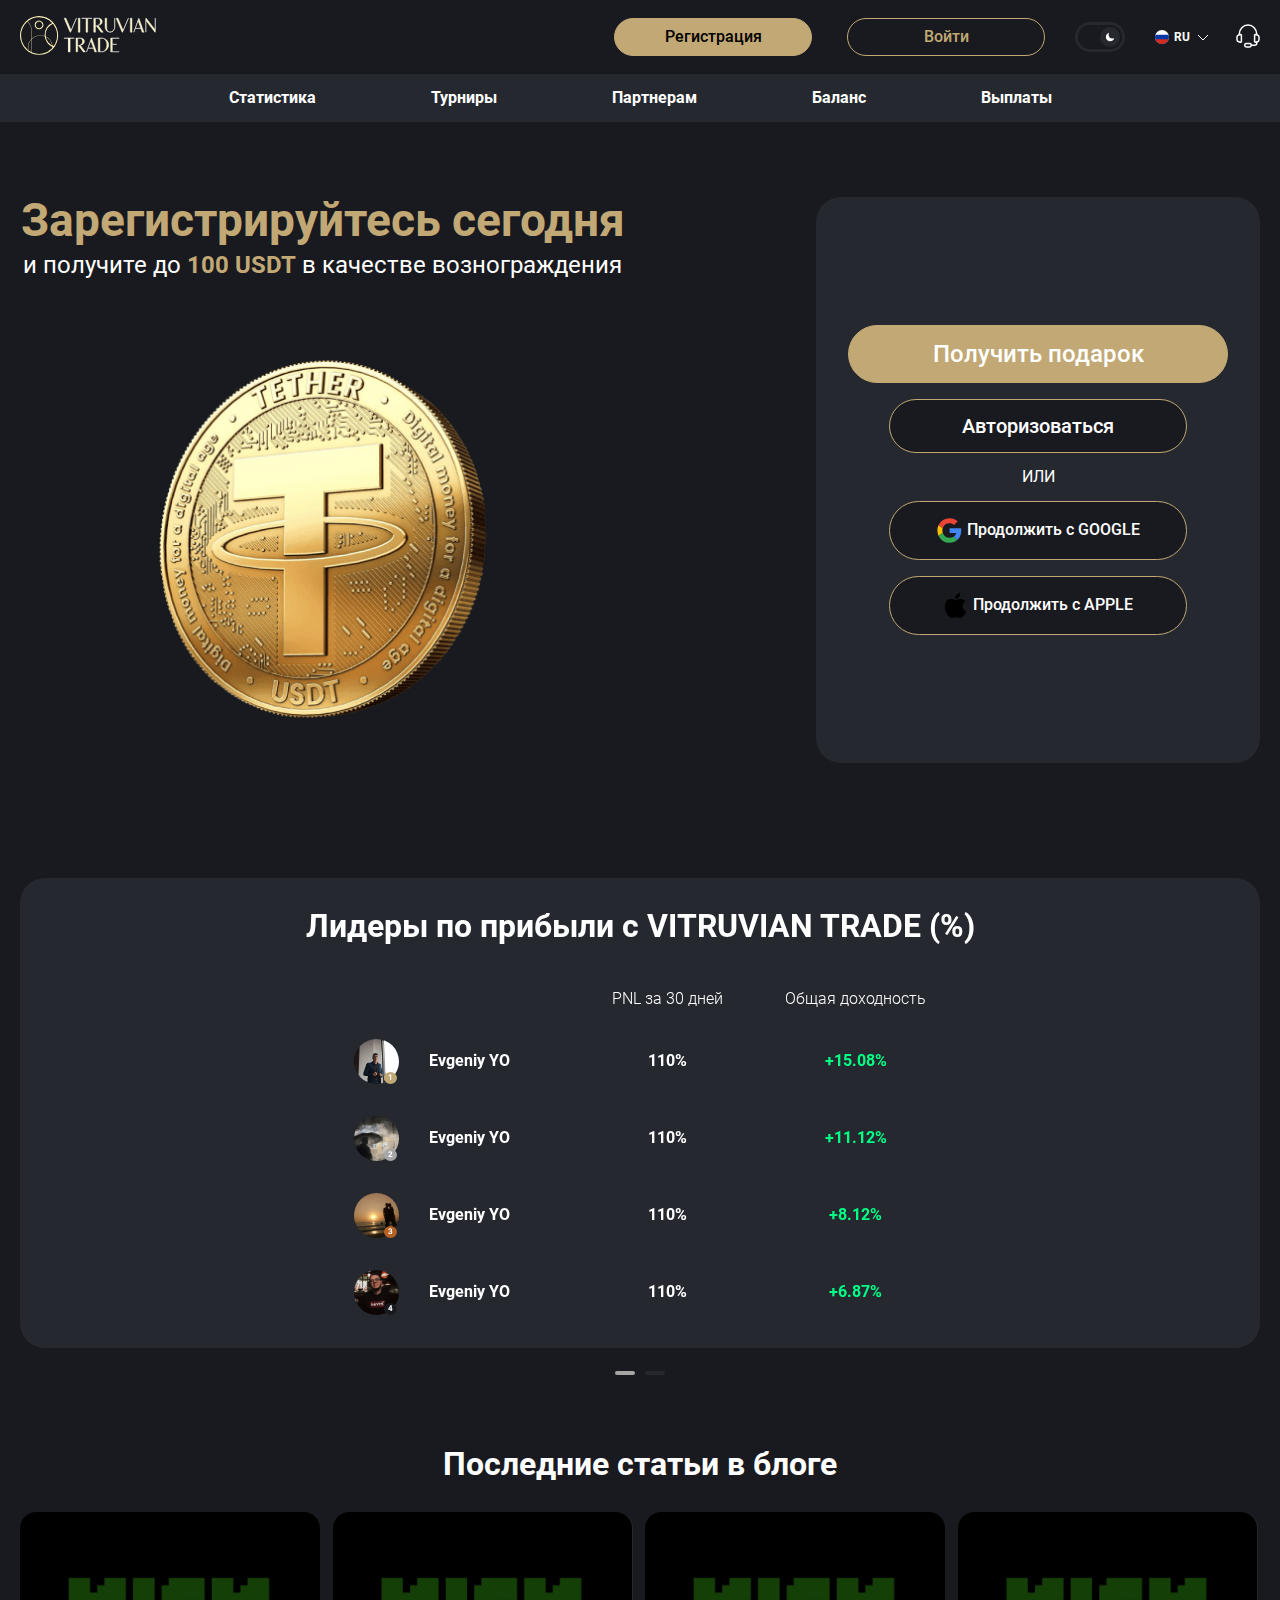
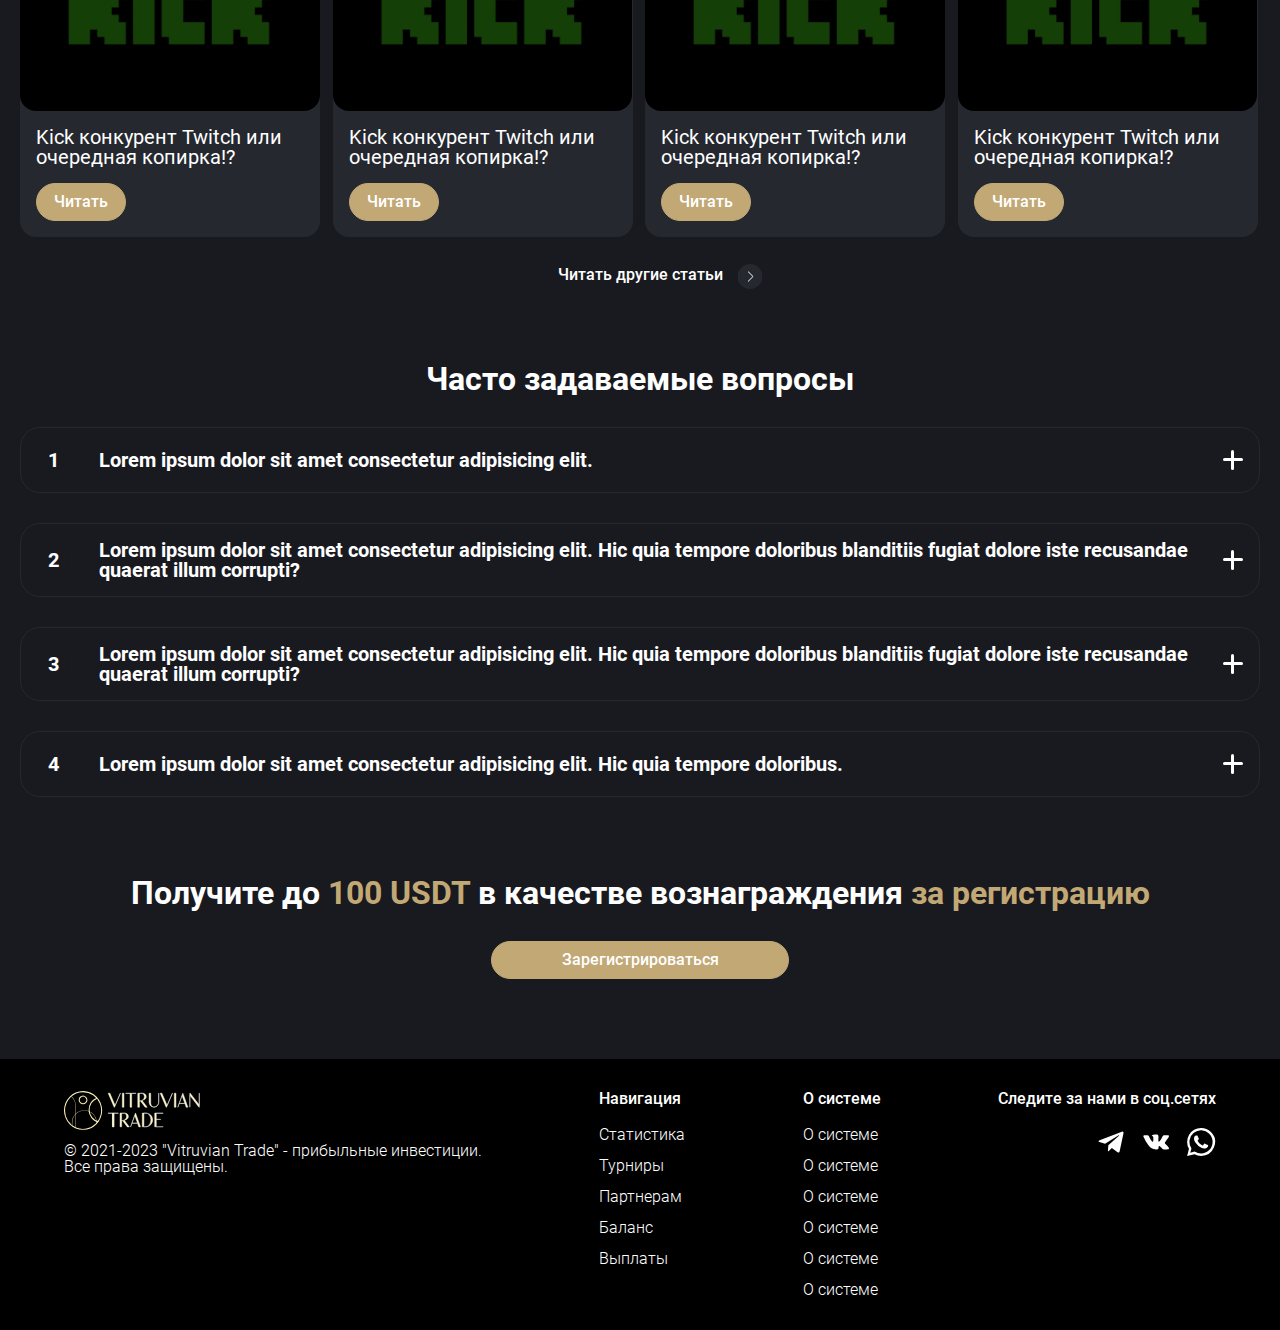
<file: index.html>
<!DOCTYPE html>
<html lang="ru">
  <head>
    <meta charset="UTF-8" />
    <meta name="viewport" content="width=device-width, initial-scale=1.0" />
    <link rel="icon" href="./assets/images/favicon.svg" type="image/svg+xml" />
    <link
      rel="stylesheet"
      href="https://cdn.jsdelivr.net/npm/swiper@11/swiper-bundle.min.css"
    />
    <link rel="stylesheet" href="styles/index.css" />
    <title>Vitruvian Trade</title>
  </head>
  <body>
    <header class="header">
      <div class="header__content wrapper">
        <div class="logo">
          <a href="./index.html" class="logo__link">
            <img src="assets/images/logo.svg" alt="Logo" class="logo__image" />
          </a>
        </div>
        <div class="header-options">
          <!-- <div class="notification">
            <span class="badge notification__badge">1</span>
          </div> -->
          <div class="authorization">
            <a href="#" class="authorization__btn btn btn--primary"
              >Регистрация</a
            >
            <a
              href="./index-auth.html"
              class="authorization__btn btn btn--secondary"
              >Войти</a
            >
          </div>
          <div class="theme-switcher">
            <label class="theme-switcher__box">
              <input type="checkbox" class="theme-switcher__input" checked />
              <span class="theme-switcher__switch"></span>
            </label>
          </div>
          <div class="lang-switcher switcher">
            <div class="lang-switcher__item switcher__item" data-value="Ru">
              <img
                src="assets/images/langs/russian.svg"
                alt="Russian"
                class="lang-switcher__image switcher__image"
              />
              <p class="lang-switcher__text switcher__text">Ru</p>
            </div>
            <img
              src="assets/images/icons/arrow.svg"
              alt="Arrow Down"
              class="lang-switcher__arrow switcher__arrow"
            />
            <div class="lang-switcher__sublist switcher__sublist">
              <div
                class="lang-switcher__item lang-switcher__subitem switcher__item switcher__subitem"
                data-value="Ru"
              >
                <img
                  src="assets/images/langs/russian.svg"
                  alt="Russian"
                  class="lang-switcher__image switcher__image"
                />
                <p class="lang-switcher__text switcher__text">Ru</p>
                <img
                  src="./assets/images/icons/checkmark.png"
                  alt="Checkmark"
                  class="lang-switcher__checkmark switcher__checkmark"
                />
              </div>
              <div
                class="lang-switcher__item lang-switcher__subitem switcher__item switcher__subitem"
                data-value="En"
              >
                <img
                  src="assets/images/langs/english.svg"
                  alt="Russian"
                  class="lang-switcher__image switcher__image"
                />
                <p class="lang-switcher__text switcher__text">En</p>
                <img
                  src="./assets/images/icons/checkmark.png"
                  alt="Checkmark"
                  class="lang-switcher__checkmark switcher__checkmark"
                />
              </div>
              <div
                class="lang-switcher__item lang-switcher__subitem switcher__item switcher__subitem"
                data-value="Cn"
              >
                <img
                  src="assets/images/langs/chinese.svg"
                  alt="Russian"
                  class="lang-switcher__image switcher__image"
                />
                <p class="lang-switcher__text switcher__text">Cn</p>
                <img
                  src="./assets/images/icons/checkmark.png"
                  alt="Checkmark"
                  class="lang-switcher__checkmark switcher__checkmark"
                />
              </div>
            </div>
          </div>
          <div class="support">
            <a href="#" class="support__link">
              <img
                src="assets/images/icons/support.svg"
                alt="Support"
                class="support__icon"
              />
            </a>
          </div>
        </div>
      </div>
      <div class="header__menu">
        <nav class="navigation">
          <a href="./statistic.html" class="navigation__link">Статистика</a>
          <a href="./tournaments.html" class="navigation__link">Турниры</a>
          <a href="#" class="navigation__link">Партнерам</a>
          <a href="#" class="navigation__link">Баланс</a>
          <a href="#" class="navigation__link">Выплаты</a>
        </nav>
        <div class="header__burger">
          <span class="header__burger-line header__burger-line--up"></span>
          <span class="header__burger-line header__burger-line--middle"></span>
          <span class="header__burger-line header__burger-line--down"></span>
        </div>
      </div>
    </header>
    <main class="wrapper">
      <div class="offer">
        <div class="offer-text">
          <p class="offer-text__title text--gold">Зарегистрируйтесь сегодня</p>
          <p class="offer-text__subtitle">
            и получите до <span class="text--gold">100 USDT</span> в качестве
            вознограждения
          </p>
          <img
            src="assets/images/coin.png"
            alt="Coin image"
            class="offer-text__image"
          />
        </div>
        <div class="offer-auth">
          <div class="offer-auth__block">
            <a
              href="#"
              class="offer-auth__btn offer-auth__btn--gift btn btn--primary"
              >Получить подарок</a
            >
            <a
              href="#"
              class="offer-auth__btn offer-auth__btn--auth btn btn--secondary"
              >Авторизоваться</a
            >
            <span class="offer-auth__text">Или</span>
            <a
              href="#"
              class="offer-auth__btn offer-auth__btn--google btn btn--secondary"
            >
              <span
                class="offer-auth__btn-icon offer-auth__btn-icon--google"
              ></span>
              Продолжить с GOOGLE
            </a>
            <a
              href="#"
              class="offer-auth__btn offer-auth__btn--apple btn btn--secondary"
              ><span
                class="offer-auth__btn-icon offer-auth__btn-icon--apple"
              ></span>
              Продолжить с APPLE</a
            >
          </div>
        </div>
      </div>
      <div class="stats">
        <div class="swiper stats-slider">
          <div class="swiper-wrapper stats-slider-wrapper">
            <div class="swiper-slide stats-slider-slide">
              <div class="liders">
                <div class="liders__title title">
                  Лидеры по прибыли с VITRUVIAN TRADE (%)
                </div>
                <table class="table liders__table">
                  <thead class="table__thead">
                    <tr class="table__hline">
                      <th class="table__hrow">&nbsp;</th>
                      <th class="table__hrow">PNL за 30 дней</th>
                      <th class="table__hrow">Общая доходность</th>
                    </tr>
                  </thead>
                  <tbody class="table__tbody">
                    <tr class="table__dline">
                      <td class="table__drow liders__table-lider">
                        <img
                          src="assets/images/liders/person_1.png"
                          alt="Person 1"
                          class="table__image liders__table-image user-image"
                        />
                        <span
                          class="badge table__badge table__badge--one liders__table-badge"
                          >1</span
                        >
                        <span class="table__name liders__table-name"
                          >Evgeniy YO</span
                        >
                      </td>
                      <td class="table__drow">110%</td>
                      <td class="table__drow text--green">+15.08%</td>
                    </tr>
                    <tr class="table__dline">
                      <td class="table__drow liders__table-lider">
                        <img
                          src="assets/images/liders/person_2.png"
                          alt="Person 2"
                          class="table__image liders__table-image user-image"
                        />
                        <span
                          class="badge table__badge table__badge--two liders__table-badge"
                          >2</span
                        >
                        <span class="table__name liders__table-name"
                          >Evgeniy YO</span
                        >
                      </td>
                      <td class="table__drow">110%</td>
                      <td class="table__drow text--green">+11.12%</td>
                    </tr>
                    <tr class="table__dline">
                      <td class="table__drow liders__table-lider">
                        <img
                          src="assets/images/liders/person_3.png"
                          alt="Person 3"
                          class="table__image liders__table-image user-image"
                        />
                        <span
                          class="badge table__badge table__badge--three liders__table-badge"
                          >3</span
                        >
                        <span class="table__name liders__table-name"
                          >Evgeniy YO</span
                        >
                      </td>
                      <td class="table__drow">110%</td>
                      <td class="table__drow text--green">+8.12%</td>
                    </tr>
                    <tr class="table__dline">
                      <td class="table__drow liders__table-lider">
                        <img
                          src="assets/images/liders/person_4.png"
                          alt="Person 4"
                          class="table__image liders__table-image user-image"
                        />
                        <span
                          class="badge table__badge table__badge--four liders__table-badge"
                          >4</span
                        >
                        <span class="table__name liders__table-name"
                          >Evgeniy YO</span
                        >
                      </td>
                      <td class="table__drow">110%</td>
                      <td class="table__drow text--green">+6.87%</td>
                    </tr>
                  </tbody>
                </table>
              </div>
            </div>
            <div class="swiper-slide stats-slider-slide">
              <div class="liders">
                <div class="liders__title title">
                  Лидеры по прибыли с VITRUVIAN TRADE ($)
                </div>
                <table class="table liders__table">
                  <thead class="table__thead">
                    <tr class="table__hline">
                      <th class="table__hrow">&nbsp;</th>
                      <th class="table__hrow">PNL за 30 дней</th>
                      <th class="table__hrow">Общая доходность</th>
                    </tr>
                  </thead>
                  <tbody class="table__tbody">
                    <tr class="table__dline">
                      <td class="table__drow liders__table-lider">
                        <img
                          src="assets/images/liders/person_1.png"
                          alt="Person 1"
                          class="table__image liders__table-image user-image"
                        />
                        <span
                          class="badge table__badge table__badge--one liders__table-badge"
                          >1</span
                        >
                        <span class="table__name liders__table-name"
                          >Evgeniy YO</span
                        >
                      </td>
                      <td class="table__drow">37543,54 $</td>
                      <td class="table__drow text--green">+158$</td>
                    </tr>
                    <tr class="table__dline">
                      <td class="table__drow liders__table-lider">
                        <img
                          src="assets/images/liders/person_2.png"
                          alt="Person 2"
                          class="table__image liders__table-image user-image"
                        />
                        <span
                          class="badge table__badge table__badge--two liders__table-badge"
                          >2</span
                        >
                        <span class="table__name liders__table-name"
                          >Evgeniy YO</span
                        >
                      </td>
                      <td class="table__drow">31543,54 $</td>
                      <td class="table__drow text--green">+158$</td>
                    </tr>
                    <tr class="table__dline">
                      <td class="table__drow liders__table-lider">
                        <img
                          src="assets/images/liders/person_3.png"
                          alt="Person 3"
                          class="table__image liders__table-image user-image"
                        />
                        <span
                          class="badge table__badge table__badge--three liders__table-badge"
                          >3</span
                        >
                        <span class="table__name liders__table-name"
                          >Evgeniy YO</span
                        >
                      </td>
                      <td class="table__drow">27543,54 $</td>
                      <td class="table__drow text--green">+158$</td>
                    </tr>
                    <tr class="table__dline">
                      <td class="table__drow liders__table-lider">
                        <img
                          src="assets/images/liders/person_4.png"
                          alt="Person 4"
                          class="table__image liders__table-image user-image"
                        />
                        <span
                          class="badge table__badge table__badge--four liders__table-badge"
                          >4</span
                        >
                        <span class="table__name liders__table-name"
                          >Evgeniy YO</span
                        >
                      </td>
                      <td class="table__drow">25543,54 $</td>
                      <td class="table__drow text--green">+158$</td>
                    </tr>
                  </tbody>
                </table>
              </div>
            </div>
          </div>
          <div class="swiper-pagination stats-slider-pagination"></div>
        </div>
      </div>
      <div class="blog">
        <div class="blog__title title">Последние статьи в блоге</div>
        <div class="swiper blog-slider">
          <div class="swiper-wrapper blog-slider-wrapper">
            <div class="swiper-slide blog-slider-slide">
              <div class="blog__item">
                <img
                  src="assets/images/blog_poster.png"
                  alt="Blog poster"
                  class="blog__item-image"
                />
                <p class="blog__item-title">
                  Kick конкурент Twitch или очередная копирка!?
                </p>
                <a href="#" class="blog__item-link btn btn--primary">Читать</a>
              </div>
            </div>
            <div class="swiper-slide blog-slider-slide">
              <div class="blog__item">
                <img
                  src="assets/images/blog_poster.png"
                  alt="Blog poster"
                  class="blog__item-image"
                />
                <p class="blog__item-title">
                  Kick конкурент Twitch или очередная копирка!?
                </p>
                <a href="#" class="blog__item-link btn btn--primary">Читать</a>
              </div>
            </div>
            <div class="swiper-slide blog-slider-slide">
              <div class="blog__item">
                <img
                  src="assets/images/blog_poster.png"
                  alt="Blog poster"
                  class="blog__item-image"
                />
                <p class="blog__item-title">
                  Kick конкурент Twitch или очередная копирка!?
                </p>
                <a href="#" class="blog__item-link btn btn--primary">Читать</a>
              </div>
            </div>
            <div class="swiper-slide blog-slider-slide">
              <div class="blog__item">
                <img
                  src="assets/images/blog_poster.png"
                  alt="Blog poster"
                  class="blog__item-image"
                />
                <p class="blog__item-title">
                  Kick конкурент Twitch или очередная копирка!?
                </p>
                <a href="#" class="blog__item-link btn btn--primary">Читать</a>
              </div>
            </div>
          </div>
        </div>
        <div class="blog__list"></div>
        <a href="#" class="blog__link">Читать другие статьи</a>
      </div>
      <div class="faq">
        <p class="faq__title title">Часто задаваемые вопросы</p>
        <div class="faq__list">
          <div class="faq__item">
            <div class="faq__question">
              <span class="faq__badge">1</span>
              <p class="faq__title">
                Lorem ipsum dolor sit amet consectetur adipisicing elit.
              </p>
              <div class="faq__btn">
                <span class="faq__btn-line faq__btn-line--horizontal"></span>
                <span class="faq__btn-line faq__btn-line--vertical"></span>
              </div>
            </div>
            <div class="faq__answer">
              <p class="faq__text">
                Lorem, ipsum dolor sit amet consectetur adipisicing elit. Autem
                quidem sed aperiam odio adipisci a quo iusto consequuntur
                voluptates et voluptatibus explicabo quod sapiente, dolores sunt
                suscipit natus nulla dolorem.
              </p>
            </div>
          </div>
          <div class="faq__item">
            <div class="faq__question">
              <span class="faq__badge">2</span>
              <p class="faq__title">
                Lorem ipsum dolor sit amet consectetur adipisicing elit. Hic
                quia tempore doloribus blanditiis fugiat dolore iste recusandae
                quaerat illum corrupti?
              </p>
              <div class="faq__btn">
                <span class="faq__btn-line faq__btn-line--horizontal"></span>
                <span class="faq__btn-line faq__btn-line--vertical"></span>
              </div>
            </div>
            <div class="faq__answer">
              <p class="faq__text">
                Lorem, ipsum dolor sit amet consectetur adipisicing elit. Autem
                quidem sed aperiam odio adipisci a quo iusto consequuntur
                voluptates et voluptatibus explicabo quod sapiente, dolores sunt
                suscipit natus nulla dolorem. Lorem ipsum dolor sit amet
                consectetur adipisicing elit. Reprehenderit eaque, rem
                consequuntur consectetur dolore quaerat quisquam sed aperiam
                eius blanditiis perspiciatis, a ipsam facilis fugiat ullam
                maxime, quam vel dignissimos.
              </p>
            </div>
          </div>
          <div class="faq__item">
            <div class="faq__question">
              <span class="faq__badge">3</span>
              <p class="faq__title">
                Lorem ipsum dolor sit amet consectetur adipisicing elit. Hic
                quia tempore doloribus blanditiis fugiat dolore iste recusandae
                quaerat illum corrupti?
              </p>
              <div class="faq__btn">
                <span class="faq__btn-line faq__btn-line--horizontal"></span>
                <span class="faq__btn-line faq__btn-line--vertical"></span>
              </div>
            </div>
            <div class="faq__answer">
              <p class="faq__text">
                Lorem, ipsum dolor sit amet consectetur adipisicing elit. Autem
                quidem sed aperiam odio adipisci a quo iusto consequuntur
                voluptates et voluptatibus explicabo quod sapiente, dolores sunt
                suscipit natus nulla dolorem. Lorem ipsum dolor sit amet
                consectetur adipisicing elit.
              </p>
            </div>
          </div>
          <div class="faq__item">
            <div class="faq__question">
              <span class="faq__badge">4</span>
              <p class="faq__title">
                Lorem ipsum dolor sit amet consectetur adipisicing elit. Hic
                quia tempore doloribus.
              </p>
              <div class="faq__btn">
                <span class="faq__btn-line faq__btn-line--horizontal"></span>
                <span class="faq__btn-line faq__btn-line--vertical"></span>
              </div>
            </div>
            <div class="faq__answer">
              <p class="faq__text">
                Lorem, ipsum dolor sit amet consectetur adipisicing elit. Autem
                quidem sed aperiam odio adipisci a quo iusto consequuntur
                voluptates et voluptatibus explicabo quod sapiente, dolores sunt
                suscipit natus nulla dolorem. Lorem ipsum dolor sit amet
                consectetur adipisicing elit. Reprehenderit eaque, rem
                consequuntur consectetur dolore quaerat quisquam sed aperiam
                eius blanditiis perspiciatis, a ipsam facilis fugiat ullam
                maxime, quam vel dignissimos.
              </p>
            </div>
          </div>
        </div>
      </div>
      <div class="banner">
        <p class="banner__title title">
          Получите до <span class="text--gold">100 USDT</span> в качестве
          вознаграждения
          <span class="text--gold">за регистрацию</span>
        </p>
        <a href="#" class="banner__link btn btn--primary">Зарегистрироваться</a>
      </div>
    </main>
    <footer class="footer">
      <div class="footer__copyright">
        <a href="./index.html" class="logo__link">
          <img src="assets/images/logo.svg" alt="Logo" class="logo__image" />
        </a>
        <p class="footer__copyright-text">
          © 2021-2023 "Vitruvian Trade" - прибыльные инвестиции.
        </p>
        <p class="footer__copyright-text">Все права защищены.</p>
      </div>
      <div class="footer__menu">
        <p class="footer__menu-title">
          Навигация
          <img
            src="./assets/images/icons/arrow.svg"
            alt="Arrow"
            class="footer__menu-title-arrow"
          />
        </p>
        <div class="footer__submenu">
          <a href="./statistic.html" class="footer__menu-link">Статистика</a>
          <a href="./tournaments.html" class="footer__menu-link">Турниры</a>
          <a href="#" class="footer__menu-link">Партнерам</a>
          <a href="#" class="footer__menu-link">Баланс</a>
          <a href="#" class="footer__menu-link">Выплаты</a>
        </div>
      </div>
      <div class="footer__menu">
        <p class="footer__menu-title">
          О системе
          <img
            src="./assets/images/icons/arrow.svg"
            alt="Arrow"
            class="footer__menu-title-arrow"
          />
        </p>
        <div class="footer__submenu">
          <a href="./statistic.html" class="footer__menu-link">О системе</a>
          <a href="#" class="footer__menu-link">О системе</a>
          <a href="#" class="footer__menu-link">О системе</a>
          <a href="#" class="footer__menu-link">О системе</a>
          <a href="#" class="footer__menu-link">О системе</a>
          <a href="#" class="footer__menu-link">О системе</a>
        </div>
      </div>
      <div class="footer__menu">
        <p class="footer__menu-title">Следите за нами в соц.сетях</p>
        <div class="footer__contacts">
          <a href="#" class="footer__contacts-link">
            <img
              src="assets/images/icons/telegram.svg"
              alt="Telegram"
              class="footer__contacts-image"
            />
          </a>
          <a href="#" class="footer__contacts-link">
            <img
              src="assets/images/icons/vk.svg"
              alt="Telegram"
              class="footer__contacts-image"
            />
          </a>
          <a href="#" class="footer__contacts-link">
            <img
              src="assets/images/icons/whatsapp.svg"
              alt="Telegram"
              class="footer__contacts-image"
            />
          </a>
        </div>
      </div>
    </footer>

    <div class="mobmenu">
      <div class="mobmenu__wrapper">
        <span class="mobmenu__close"></span>
        <div class="mobmenu__item">
          <a href="./statistic.html" class="mobmenu__link">
            <img
              src="./assets/images/icons/stats.svg"
              alt="Statistic icon"
              class="mobmenu__image"
            />
            Статистика
          </a>
        </div>
        <div class="mobmenu__item">
          <a href="./tournaments.html" class="mobmenu__link">
            <img
              src="./assets/images/icons/tournament.svg"
              alt="Statistic icon"
              class="mobmenu__image"
            />
            Турниры
          </a>
        </div>
        <div class="mobmenu__item">
          <a href="#" class="mobmenu__link">
            <img
              src="./assets/images/icons/balance.svg"
              alt="Statistic icon"
              class="mobmenu__image"
            />
            Баланс
          </a>
        </div>
        <div class="mobmenu__item">
          <a href="#" class="mobmenu__link">
            <img
              src="./assets/images/icons/partners.svg"
              alt="Statistic icon"
              class="mobmenu__image"
            />
            Партнерам
          </a>
        </div>
        <div class="mobmenu__item">
          <a href="#" class="mobmenu__link">
            <img
              src="./assets/images/icons/money.svg"
              alt="Statistic icon"
              class="mobmenu__image"
            />
            Выплаты
          </a>
        </div>
      </div>
    </div>

    <script src="https://cdn.jsdelivr.net/npm/swiper@11/swiper-bundle.min.js"></script>
    <script src="./scripts/index.js" type="module"></script>
  </body>
</html>
</file>
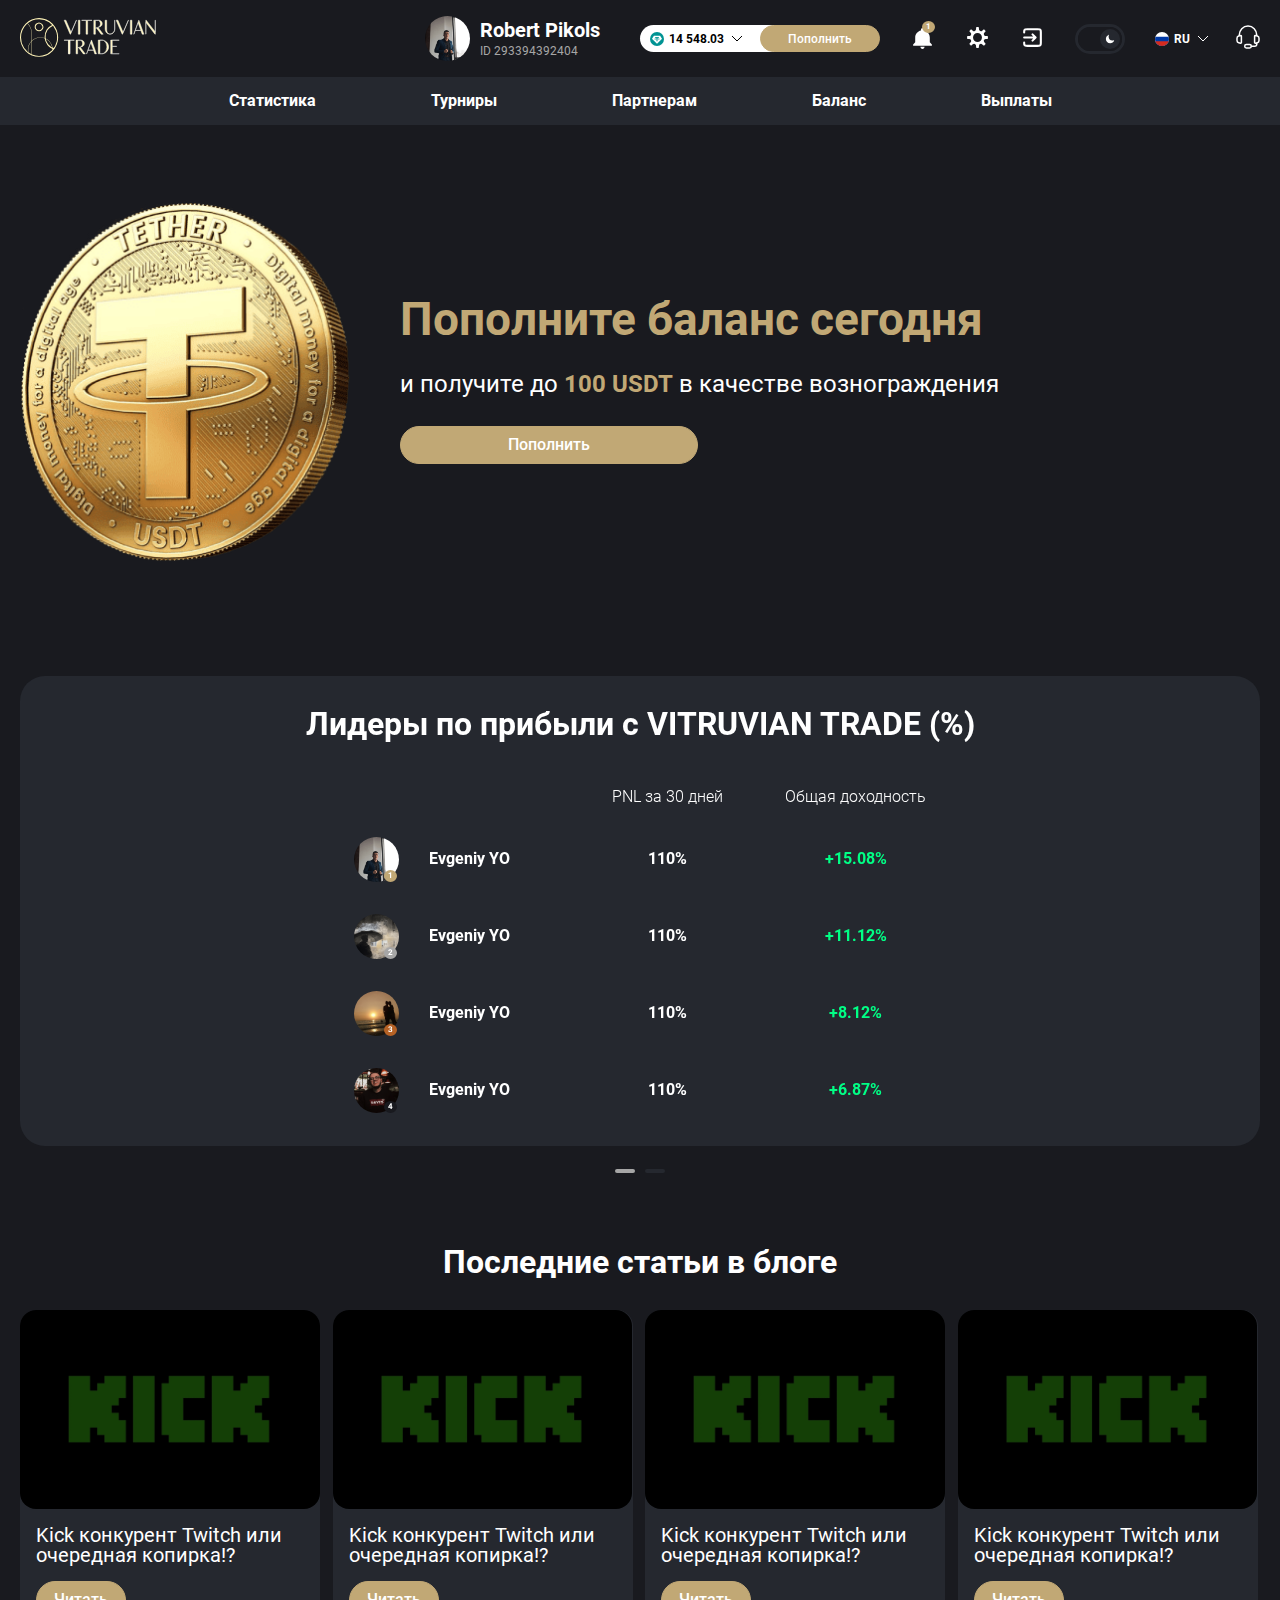
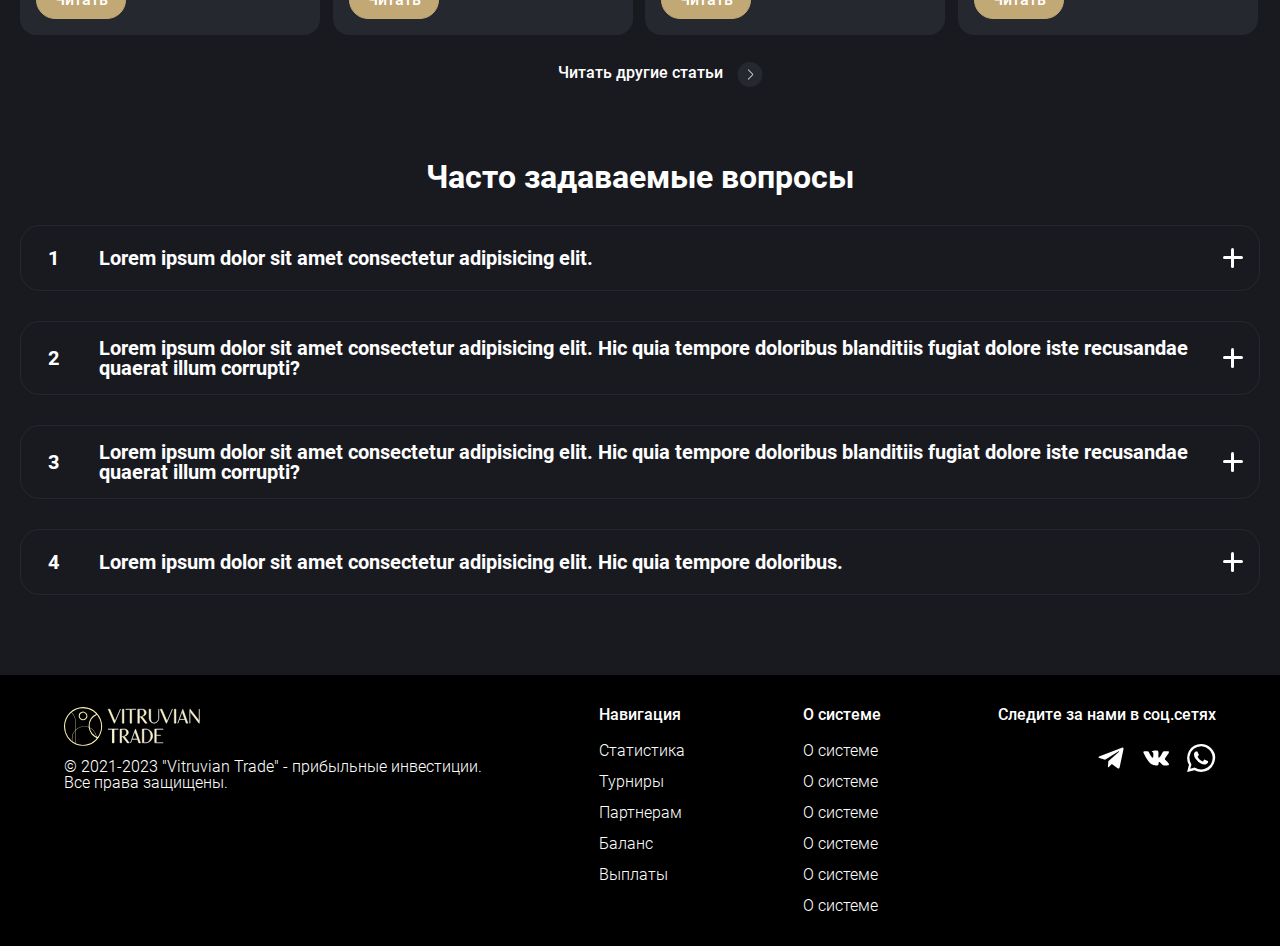
<file: index-auth.html>
<!DOCTYPE html>
<html lang="ru">
  <head>
    <meta charset="UTF-8" />
    <meta name="viewport" content="width=device-width, initial-scale=1.0" />
    <link rel="icon" href="./assets/images/favicon.svg" type="image/svg+xml" />
    <link
      rel="stylesheet"
      href="https://cdn.jsdelivr.net/npm/swiper@11/swiper-bundle.min.css"
    />
    <link rel="stylesheet" href="styles/index.css" />
    <title>Vitruvian Trade</title>
  </head>
  <body>
    <header class="header">
      <div class="header__content wrapper">
        <div class="logo">
          <a href="./index.html" class="logo__link">
            <img src="assets/images/logo.svg" alt="Logo" class="logo__image" />
          </a>
        </div>
        <div class="header-options">
          <div class="header-user">
            <img
              src="./assets/images/liders/person_1.png"
              alt="User Photo"
              class="header-user__image user-image"
            />
            <div class="header-user__info">
              <p class="header-user__name user-name">Robert Pikols</p>
              <p class="header-user__id">ID 293394392404</p>
            </div>
            <div class="header-user__account">
              <div class="accounts-switcher switcher">
                <span class="header-user__decor"></span>
                <div class="accounts-switcher__list switcher-list">
                  <div
                    class="accounts-switcher__item switcher__item"
                    data-value="14 548.03"
                  >
                    <img
                      src="assets/images/icons/tether.png"
                      alt="Tether"
                      class="accounts-switcher__image switcher__image"
                    />
                    <p class="accounts-switcher__text switcher__text">
                      14 548.03
                    </p>
                  </div>
                </div>
                <img
                  src="assets/images/icons/arrow--black.svg"
                  alt="Arrow Down"
                  class="accounts-switcher__arrow switcher__arrow"
                />
                <div class="accounts-switcher__sublist switcher__sublist">
                  <div
                    class="accounts-switcher__item accounts-switcher__subitem switcher__item switcher__subitem"
                    data-value="14 548.03"
                  >
                    <img
                      src="assets/images/icons/tether.png"
                      alt="Tether"
                      class="accounts-switcher__image switcher__image"
                    />
                    <p class="accounts-switcher__text switcher__text">
                      14 548.03
                    </p>
                    <img
                      src="./assets/images/icons/checkmark.png"
                      alt="Checkmark"
                      class="accounts-switcher__checkmark switcher__checkmark"
                    />
                  </div>
                  <div
                    class="accounts-switcher__item accounts-switcher__subitem switcher__item switcher__subitem"
                    data-value="0.58900"
                  >
                    <img
                      src="assets/images/icons/bitcoin.svg"
                      alt="Russian"
                      class="accounts-switcher__image switcher__image"
                    />
                    <p class="accounts-switcher__text switcher__text">
                      0.58900
                    </p>
                    <img
                      src="./assets/images/icons/checkmark.png"
                      alt="Checkmark"
                      class="accounts-switcher__checkmark switcher__checkmark"
                    />
                  </div>
                  <div
                    class="accounts-switcher__item accounts-switcher__subitem switcher__item switcher__subitem"
                    data-value="2 390.05"
                  >
                    <img
                      src="assets/images/icons/solana.png"
                      alt="Russian"
                      class="accounts-switcher__image switcher__image"
                    />
                    <p class="accounts-switcher__text switcher__text">
                      2 390.05
                    </p>
                    <img
                      src="./assets/images/icons/checkmark.png"
                      alt="Checkmark"
                      class="accounts-switcher__checkmark switcher__checkmark"
                    />
                  </div>
                </div>
              </div>
              <a href="#" class="header-user__link btn btn--primary"
                >Пополнить</a
              >
            </div>
          </div>
          <div class="notification">
            <span class="badge notification__badge">1</span>
          </div>
          <div class="settings">
            <a href="#" class="settings__link">
              <img src="./assets/images/icons/settings.svg" alt="Settings" />
            </a>
          </div>
          <div class="exit">
            <a href="./index.html" class="exit__link">
              <img src="./assets/images/icons/exit.svg" alt="Settings" />
            </a>
          </div>
          <!-- <div class="authorization">
            <a href="#" class="authorization__btn btn btn--primary"
              >Регистрация</a
            >
            <a
              href="./index-auth.html"
              class="authorization__btn btn btn--secondary"
              >Войти</a
            >
          </div> -->
          <div class="theme-switcher">
            <label class="theme-switcher__box">
              <input type="checkbox" class="theme-switcher__input" checked />
              <span class="theme-switcher__switch"></span>
            </label>
          </div>
          <div class="lang-switcher switcher">
            <div class="lang-switcher__list switcher-list">
              <div class="lang-switcher__item switcher__item" data-value="Ru">
                <img
                  src="assets/images/langs/russian.svg"
                  alt="Russian"
                  class="lang-switcher__image switcher__image"
                />
                <p class="lang-switcher__text switcher__text">Ru</p>
              </div>
            </div>
            <img
              src="assets/images/icons/arrow.svg"
              alt="Arrow Down"
              class="lang-switcher__arrow switcher__arrow"
            />
            <div class="lang-switcher__sublist switcher__sublist">
              <div
                class="lang-switcher__item lang-switcher__subitem switcher__item switcher__subitem"
                data-value="Ru"
              >
                <img
                  src="assets/images/langs/russian.svg"
                  alt="Russian"
                  class="lang-switcher__image switcher__image"
                />
                <p class="lang-switcher__text switcher__text">Ru</p>
                <img
                  src="./assets/images/icons/checkmark.png"
                  alt="Checkmark"
                  class="lang-switcher__checkmark switcher__checkmark"
                />
              </div>
              <div
                class="lang-switcher__item lang-switcher__subitem switcher__item switcher__subitem"
                data-value="En"
              >
                <img
                  src="assets/images/langs/english.svg"
                  alt="Russian"
                  class="lang-switcher__image switcher__image"
                />
                <p class="lang-switcher__text switcher__text">En</p>
                <img
                  src="./assets/images/icons/checkmark.png"
                  alt="Checkmark"
                  class="lang-switcher__checkmark switcher__checkmark"
                />
              </div>
              <div
                class="lang-switcher__item lang-switcher__subitem switcher__item switcher__subitem"
                data-value="Cn"
              >
                <img
                  src="assets/images/langs/chinese.svg"
                  alt="Russian"
                  class="lang-switcher__image switcher__image"
                />
                <p class="lang-switcher__text switcher__text">Cn</p>
                <img
                  src="./assets/images/icons/checkmark.png"
                  alt="Checkmark"
                  class="lang-switcher__checkmark switcher__checkmark"
                />
              </div>
            </div>
          </div>
          <div class="support">
            <a href="#" class="support__link">
              <img
                src="assets/images/icons/support.svg"
                alt="Support"
                class="support__icon"
              />
            </a>
          </div>
        </div>
      </div>
      <div class="header__menu">
        <nav class="navigation">
          <a href="./statistic.html" class="navigation__link">Статистика</a>
          <a href="./tournaments.html" class="navigation__link">Турниры</a>
          <a href="#" class="navigation__link">Партнерам</a>
          <a href="#" class="navigation__link">Баланс</a>
          <a href="#" class="navigation__link">Выплаты</a>
        </nav>
        <div class="header__burger">
          <span class="header__burger-line header__burger-line--up"></span>
          <span class="header__burger-line header__burger-line--middle"></span>
          <span class="header__burger-line header__burger-line--down"></span>
        </div>
      </div>
    </header>
    <main class="wrapper main-auth">
      <div class="offer">
        <div class="offer-text">
          <p class="offer-text__title text--gold">Пополните баланс сегодня</p>
          <p class="offer-text__subtitle">
            и получите до <span class="text--gold">100 USDT</span> в качестве
            вознограждения
          </p>
          <a href="#" class="offer-text__link btn btn--primary">Пополнить</a>
        </div>
        <img
          src="assets/images/coin.png"
          alt="Coin image"
          class="offer-text__image"
        />
        <!-- <div class="offer-auth">
          <div class="offer-auth__block">
            <a
              href="#"
              class="offer-auth__btn offer-auth__btn--gift btn btn--primary"
              >Получить подарок</a
            >
            <a
              href="#"
              class="offer-auth__btn offer-auth__btn--auth btn btn--secondary"
              >Авторизоваться</a
            >
            <span class="offer-auth__text">Или</span>
            <a
              href="#"
              class="offer-auth__btn offer-auth__btn--google btn btn--secondary"
            >
              <span
                class="offer-auth__btn-icon offer-auth__btn-icon--google"
              ></span>
              Продолжить с GOOGLE
            </a>
            <a
              href="#"
              class="offer-auth__btn offer-auth__btn--apple btn btn--secondary"
              ><span
                class="offer-auth__btn-icon offer-auth__btn-icon--apple"
              ></span>
              Продолжить с APPLE</a
            >
          </div>
        </div> -->
      </div>
      <div class="stats">
        <div class="swiper stats-slider">
          <div class="swiper-wrapper stats-slider-wrapper">
            <div class="swiper-slide stats-slider-slide">
              <div class="liders">
                <div class="liders__title title">
                  Лидеры по прибыли с VITRUVIAN TRADE (%)
                </div>
                <table class="table liders__table">
                  <thead class="table__thead">
                    <tr class="table__hline">
                      <th class="table__hrow">&nbsp;</th>
                      <th class="table__hrow">PNL за 30 дней</th>
                      <th class="table__hrow">Общая доходность</th>
                    </tr>
                  </thead>
                  <tbody class="table__tbody">
                    <tr class="table__dline">
                      <td class="table__drow liders__table-lider">
                        <img
                          src="assets/images/liders/person_1.png"
                          alt="Person 1"
                          class="table__image liders__table-image user-image"
                        />
                        <span
                          class="badge table__badge table__badge--one liders__table-badge"
                          >1</span
                        >
                        <span class="table__name liders__table-name"
                          >Evgeniy YO</span
                        >
                      </td>
                      <td class="table__drow">110%</td>
                      <td class="table__drow text--green">+15.08%</td>
                    </tr>
                    <tr class="table__dline">
                      <td class="table__drow liders__table-lider">
                        <img
                          src="assets/images/liders/person_2.png"
                          alt="Person 2"
                          class="table__image liders__table-image user-image"
                        />
                        <span
                          class="badge table__badge table__badge--two liders__table-badge"
                          >2</span
                        >
                        <span class="table__name liders__table-name"
                          >Evgeniy YO</span
                        >
                      </td>
                      <td class="table__drow">110%</td>
                      <td class="table__drow text--green">+11.12%</td>
                    </tr>
                    <tr class="table__dline">
                      <td class="table__drow liders__table-lider">
                        <img
                          src="assets/images/liders/person_3.png"
                          alt="Person 3"
                          class="table__image liders__table-image user-image"
                        />
                        <span
                          class="badge table__badge table__badge--three liders__table-badge"
                          >3</span
                        >
                        <span class="table__name liders__table-name"
                          >Evgeniy YO</span
                        >
                      </td>
                      <td class="table__drow">110%</td>
                      <td class="table__drow text--green">+8.12%</td>
                    </tr>
                    <tr class="table__dline">
                      <td class="table__drow liders__table-lider">
                        <img
                          src="assets/images/liders/person_4.png"
                          alt="Person 4"
                          class="table__image liders__table-image user-image"
                        />
                        <span
                          class="badge table__badge table__badge--four liders__table-badge"
                          >4</span
                        >
                        <span class="table__name liders__table-name"
                          >Evgeniy YO</span
                        >
                      </td>
                      <td class="table__drow">110%</td>
                      <td class="table__drow text--green">+6.87%</td>
                    </tr>
                  </tbody>
                </table>
              </div>
            </div>
            <div class="swiper-slide stats-slider-slide">
              <div class="liders">
                <div class="liders__title title">
                  Лидеры по прибыли с VITRUVIAN TRADE ($)
                </div>
                <table class="table liders__table">
                  <thead class="table__thead">
                    <tr class="table__hline">
                      <th class="table__hrow">&nbsp;</th>
                      <th class="table__hrow">PNL за 30 дней</th>
                      <th class="table__hrow">Общая доходность</th>
                    </tr>
                  </thead>
                  <tbody class="table__tbody">
                    <tr class="table__dline">
                      <td class="table__drow liders__table-lider">
                        <img
                          src="assets/images/liders/person_1.png"
                          alt="Person 1"
                          class="table__image liders__table-image user-image"
                        />
                        <span
                          class="badge table__badge table__badge--one liders__table-badge"
                          >1</span
                        >
                        <span class="table__name liders__table-name"
                          >Evgeniy YO</span
                        >
                      </td>
                      <td class="table__drow">37543,54 $</td>
                      <td class="table__drow text--green">+158$</td>
                    </tr>
                    <tr class="table__dline">
                      <td class="table__drow liders__table-lider">
                        <img
                          src="assets/images/liders/person_2.png"
                          alt="Person 2"
                          class="table__image liders__table-image user-image"
                        />
                        <span
                          class="badge table__badge table__badge--two liders__table-badge"
                          >2</span
                        >
                        <span class="table__name liders__table-name"
                          >Evgeniy YO</span
                        >
                      </td>
                      <td class="table__drow">31543,54 $</td>
                      <td class="table__drow text--green">+158$</td>
                    </tr>
                    <tr class="table__dline">
                      <td class="table__drow liders__table-lider">
                        <img
                          src="assets/images/liders/person_3.png"
                          alt="Person 3"
                          class="table__image liders__table-image user-image"
                        />
                        <span
                          class="badge table__badge table__badge--three liders__table-badge"
                          >3</span
                        >
                        <span class="table__name liders__table-name"
                          >Evgeniy YO</span
                        >
                      </td>
                      <td class="table__drow">27543,54 $</td>
                      <td class="table__drow text--green">+158$</td>
                    </tr>
                    <tr class="table__dline">
                      <td class="table__drow liders__table-lider">
                        <img
                          src="assets/images/liders/person_4.png"
                          alt="Person 4"
                          class="table__image liders__table-image user-image"
                        />
                        <span
                          class="badge table__badge table__badge--four liders__table-badge"
                          >4</span
                        >
                        <span class="table__name liders__table-name"
                          >Evgeniy YO</span
                        >
                      </td>
                      <td class="table__drow">25543,54 $</td>
                      <td class="table__drow text--green">+158$</td>
                    </tr>
                  </tbody>
                </table>
              </div>
            </div>
          </div>
          <div class="swiper-pagination stats-slider-pagination"></div>
        </div>
      </div>
      <div class="blog">
        <div class="blog__title title">Последние статьи в блоге</div>
        <div class="swiper blog-slider">
          <div class="swiper-wrapper blog-slider-wrapper">
            <div class="swiper-slide blog-slider-slide">
              <div class="blog__item">
                <img
                  src="assets/images/blog_poster.png"
                  alt="Blog poster"
                  class="blog__item-image"
                />
                <p class="blog__item-title">
                  Kick конкурент Twitch или очередная копирка!?
                </p>
                <a href="#" class="blog__item-link btn btn--primary">Читать</a>
              </div>
            </div>
            <div class="swiper-slide blog-slider-slide">
              <div class="blog__item">
                <img
                  src="assets/images/blog_poster.png"
                  alt="Blog poster"
                  class="blog__item-image"
                />
                <p class="blog__item-title">
                  Kick конкурент Twitch или очередная копирка!?
                </p>
                <a href="#" class="blog__item-link btn btn--primary">Читать</a>
              </div>
            </div>
            <div class="swiper-slide blog-slider-slide">
              <div class="blog__item">
                <img
                  src="assets/images/blog_poster.png"
                  alt="Blog poster"
                  class="blog__item-image"
                />
                <p class="blog__item-title">
                  Kick конкурент Twitch или очередная копирка!?
                </p>
                <a href="#" class="blog__item-link btn btn--primary">Читать</a>
              </div>
            </div>
            <div class="swiper-slide blog-slider-slide">
              <div class="blog__item">
                <img
                  src="assets/images/blog_poster.png"
                  alt="Blog poster"
                  class="blog__item-image"
                />
                <p class="blog__item-title">
                  Kick конкурент Twitch или очередная копирка!?
                </p>
                <a href="#" class="blog__item-link btn btn--primary">Читать</a>
              </div>
            </div>
          </div>
        </div>
        <div class="blog__list"></div>
        <a href="#" class="blog__link">Читать другие статьи</a>
      </div>
      <div class="faq">
        <p class="faq__title title">Часто задаваемые вопросы</p>
        <div class="faq__list">
          <div class="faq__item">
            <div class="faq__question">
              <span class="faq__badge">1</span>
              <p class="faq__title">
                Lorem ipsum dolor sit amet consectetur adipisicing elit.
              </p>
              <div class="faq__btn">
                <span class="faq__btn-line faq__btn-line--horizontal"></span>
                <span class="faq__btn-line faq__btn-line--vertical"></span>
              </div>
            </div>
            <div class="faq__answer">
              <p class="faq__text">
                Lorem, ipsum dolor sit amet consectetur adipisicing elit. Autem
                quidem sed aperiam odio adipisci a quo iusto consequuntur
                voluptates et voluptatibus explicabo quod sapiente, dolores sunt
                suscipit natus nulla dolorem.
              </p>
            </div>
          </div>
          <div class="faq__item">
            <div class="faq__question">
              <span class="faq__badge">2</span>
              <p class="faq__title">
                Lorem ipsum dolor sit amet consectetur adipisicing elit. Hic
                quia tempore doloribus blanditiis fugiat dolore iste recusandae
                quaerat illum corrupti?
              </p>
              <div class="faq__btn">
                <span class="faq__btn-line faq__btn-line--horizontal"></span>
                <span class="faq__btn-line faq__btn-line--vertical"></span>
              </div>
            </div>
            <div class="faq__answer">
              <p class="faq__text">
                Lorem, ipsum dolor sit amet consectetur adipisicing elit. Autem
                quidem sed aperiam odio adipisci a quo iusto consequuntur
                voluptates et voluptatibus explicabo quod sapiente, dolores sunt
                suscipit natus nulla dolorem. Lorem ipsum dolor sit amet
                consectetur adipisicing elit. Reprehenderit eaque, rem
                consequuntur consectetur dolore quaerat quisquam sed aperiam
                eius blanditiis perspiciatis, a ipsam facilis fugiat ullam
                maxime, quam vel dignissimos.
              </p>
            </div>
          </div>
          <div class="faq__item">
            <div class="faq__question">
              <span class="faq__badge">3</span>
              <p class="faq__title">
                Lorem ipsum dolor sit amet consectetur adipisicing elit. Hic
                quia tempore doloribus blanditiis fugiat dolore iste recusandae
                quaerat illum corrupti?
              </p>
              <div class="faq__btn">
                <span class="faq__btn-line faq__btn-line--horizontal"></span>
                <span class="faq__btn-line faq__btn-line--vertical"></span>
              </div>
            </div>
            <div class="faq__answer">
              <p class="faq__text">
                Lorem, ipsum dolor sit amet consectetur adipisicing elit. Autem
                quidem sed aperiam odio adipisci a quo iusto consequuntur
                voluptates et voluptatibus explicabo quod sapiente, dolores sunt
                suscipit natus nulla dolorem. Lorem ipsum dolor sit amet
                consectetur adipisicing elit.
              </p>
            </div>
          </div>
          <div class="faq__item">
            <div class="faq__question">
              <span class="faq__badge">4</span>
              <p class="faq__title">
                Lorem ipsum dolor sit amet consectetur adipisicing elit. Hic
                quia tempore doloribus.
              </p>
              <div class="faq__btn">
                <span class="faq__btn-line faq__btn-line--horizontal"></span>
                <span class="faq__btn-line faq__btn-line--vertical"></span>
              </div>
            </div>
            <div class="faq__answer">
              <p class="faq__text">
                Lorem, ipsum dolor sit amet consectetur adipisicing elit. Autem
                quidem sed aperiam odio adipisci a quo iusto consequuntur
                voluptates et voluptatibus explicabo quod sapiente, dolores sunt
                suscipit natus nulla dolorem. Lorem ipsum dolor sit amet
                consectetur adipisicing elit. Reprehenderit eaque, rem
                consequuntur consectetur dolore quaerat quisquam sed aperiam
                eius blanditiis perspiciatis, a ipsam facilis fugiat ullam
                maxime, quam vel dignissimos.
              </p>
            </div>
          </div>
        </div>
      </div>
      <!-- <div class="banner">
        <p class="banner__title title">
          Получите до <span class="text--gold">100 USDT</span> в качестве
          вознаграждения
          <span class="text--gold">за регистрацию</span>
        </p>
        <a href="#" class="banner__link btn btn--primary">Зарегистрироваться</a>
      </div> -->
    </main>

    <footer class="footer">
      <div class="footer__copyright">
        <a href="./index.html" class="logo__link">
          <img src="assets/images/logo.svg" alt="Logo" class="logo__image" />
        </a>
        <p class="footer__copyright-text">
          © 2021-2023 "Vitruvian Trade" - прибыльные инвестиции.
        </p>
        <p class="footer__copyright-text">Все права защищены.</p>
      </div>
      <div class="footer__menu">
        <p class="footer__menu-title">
          Навигация
          <img
            src="./assets/images/icons/arrow.svg"
            alt="Arrow"
            class="footer__menu-title-arrow"
          />
        </p>
        <div class="footer__submenu">
          <a href="./statistic.html" class="footer__menu-link">Статистика</a>
          <a href="./tournaments.html" class="footer__menu-link">Турниры</a>
          <a href="#" class="footer__menu-link">Партнерам</a>
          <a href="#" class="footer__menu-link">Баланс</a>
          <a href="#" class="footer__menu-link">Выплаты</a>
        </div>
      </div>
      <div class="footer__menu">
        <p class="footer__menu-title">
          О системе
          <img
            src="./assets/images/icons/arrow.svg"
            alt="Arrow"
            class="footer__menu-title-arrow"
          />
        </p>
        <div class="footer__submenu">
          <a href="./statistic.html" class="footer__menu-link">О системе</a>
          <a href="#" class="footer__menu-link">О системе</a>
          <a href="#" class="footer__menu-link">О системе</a>
          <a href="#" class="footer__menu-link">О системе</a>
          <a href="#" class="footer__menu-link">О системе</a>
          <a href="#" class="footer__menu-link">О системе</a>
        </div>
      </div>
      <div class="footer__menu">
        <p class="footer__menu-title">Следите за нами в соц.сетях</p>
        <div class="footer__contacts">
          <a href="#" class="footer__contacts-link">
            <img
              src="assets/images/icons/telegram.svg"
              alt="Telegram"
              class="footer__contacts-image"
            />
          </a>
          <a href="#" class="footer__contacts-link">
            <img
              src="assets/images/icons/vk.svg"
              alt="Telegram"
              class="footer__contacts-image"
            />
          </a>
          <a href="#" class="footer__contacts-link">
            <img
              src="assets/images/icons/whatsapp.svg"
              alt="Telegram"
              class="footer__contacts-image"
            />
          </a>
        </div>
      </div>
    </footer>

    <div class="mobmenu">
      <div class="mobmenu__wrapper">
        <span class="mobmenu__close"></span>
        <div class="mobmenu__item">
          <a href="./statistic.html" class="mobmenu__link">
            <img
              src="./assets/images/icons/stats.svg"
              alt="Statistic icon"
              class="mobmenu__image"
            />
            Статистика
          </a>
        </div>
        <div class="mobmenu__item">
          <a href="./tournaments.html" class="mobmenu__link">
            <img
              src="./assets/images/icons/tournament.svg"
              alt="Statistic icon"
              class="mobmenu__image"
            />
            Турниры
          </a>
        </div>
        <div class="mobmenu__item">
          <a href="#" class="mobmenu__link">
            <img
              src="./assets/images/icons/balance.svg"
              alt="Statistic icon"
              class="mobmenu__image"
            />
            Баланс
          </a>
        </div>
        <div class="mobmenu__item">
          <a href="#" class="mobmenu__link">
            <img
              src="./assets/images/icons/partners.svg"
              alt="Statistic icon"
              class="mobmenu__image"
            />
            Партнерам
          </a>
        </div>
        <div class="mobmenu__item">
          <a href="#" class="mobmenu__link">
            <img
              src="./assets/images/icons/money.svg"
              alt="Statistic icon"
              class="mobmenu__image"
            />
            Выплаты
          </a>
        </div>
      </div>
    </div>

    <script src="https://cdn.jsdelivr.net/npm/swiper@11/swiper-bundle.min.js"></script>
    <script src="./scripts/index.js" type="module"></script>
  </body>
</html>
</file>
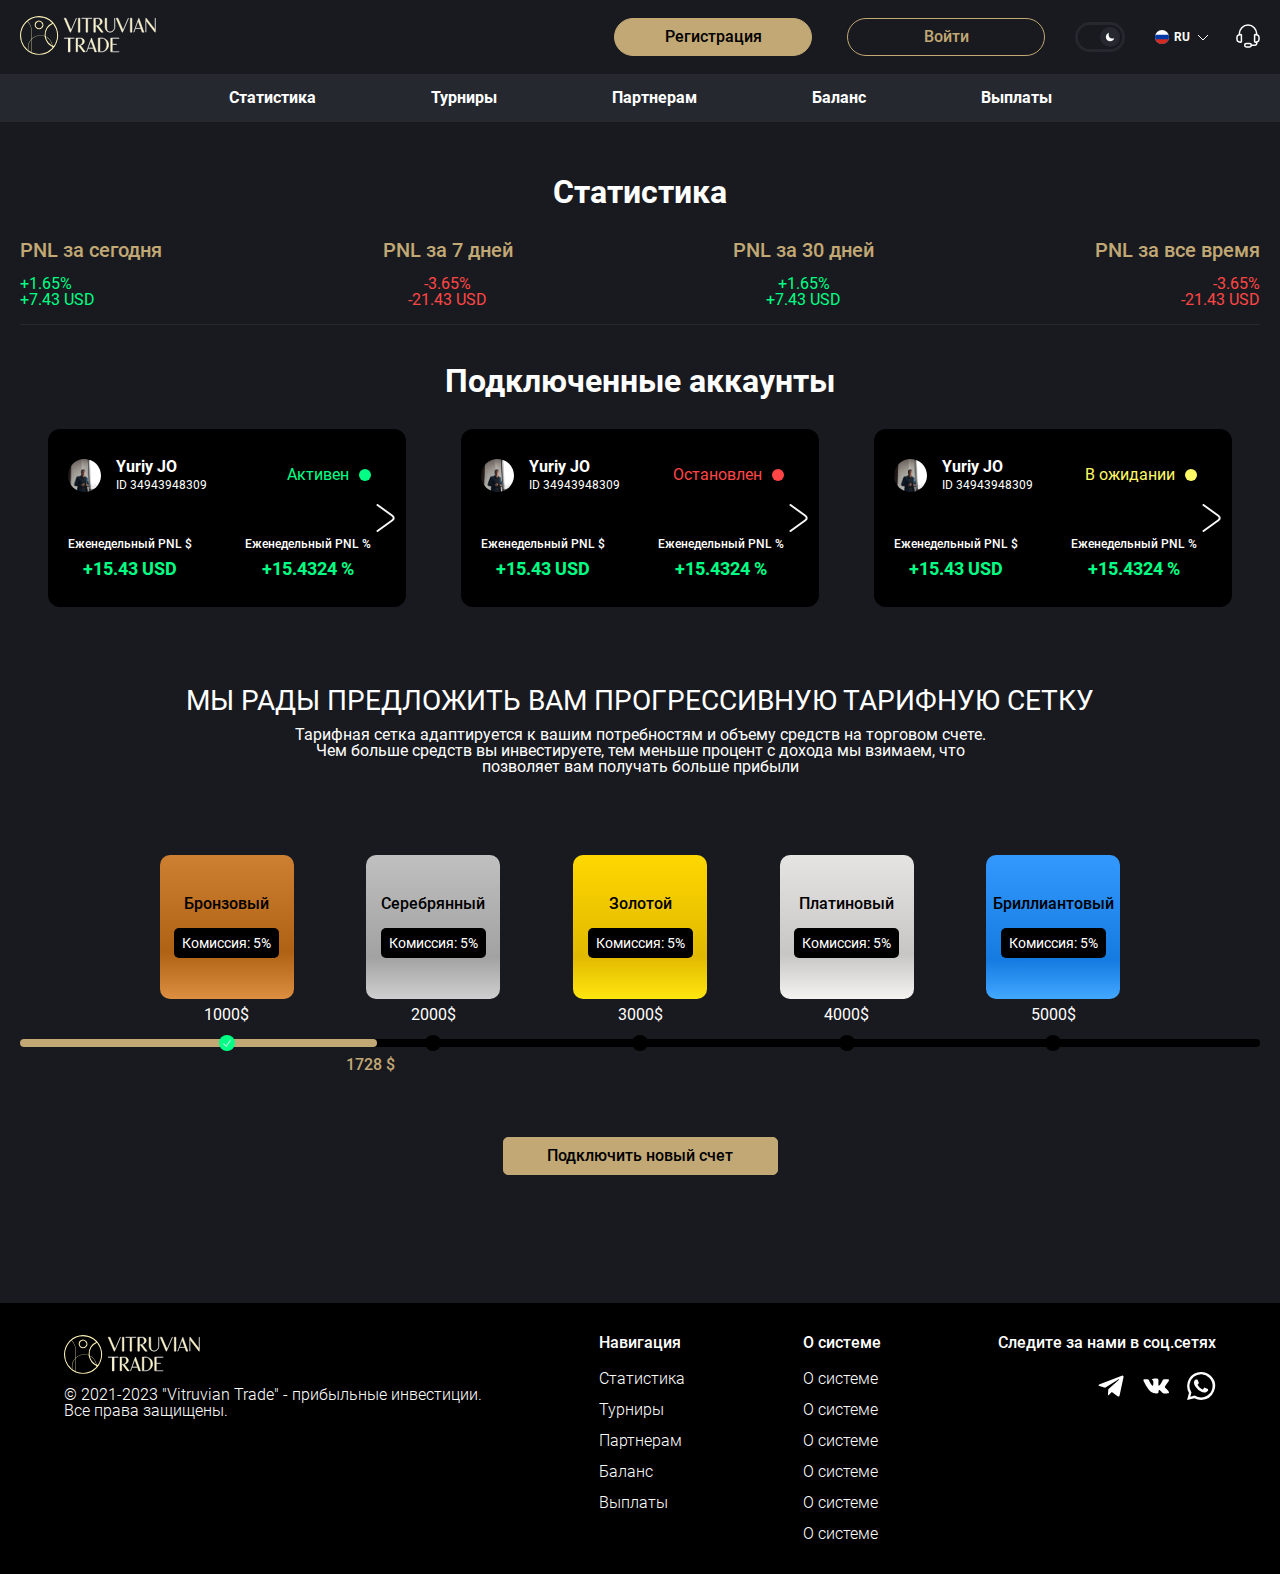
<file: statistic.html>
<!DOCTYPE html>
<html lang="ru">
  <head>
    <meta charset="UTF-8" />
    <meta name="viewport" content="width=device-width, initial-scale=1.0" />
    <link rel="icon" href="./assets/images/favicon.svg" type="image/svg+xml" />
    <link
      rel="stylesheet"
      href="https://cdn.jsdelivr.net/npm/swiper@11/swiper-bundle.min.css"
    />
    <link rel="stylesheet" href="styles/index.css" />
    <title>Vitruvian Trade - Статистика</title>
  </head>
  <body>
    <header class="header">
      <div class="header__content wrapper">
        <div class="logo">
          <a href="./index.html" class="logo__link">
            <img src="assets/images/logo.svg" alt="Logo" class="logo__image" />
          </a>
        </div>
        <div class="header-options">
          <!-- <div class="notification">
            <span class="badge notification__badge">1</span>
          </div> -->
          <div class="authorization">
            <a href="#" class="authorization__btn btn btn--primary"
              >Регистрация</a
            >
            <a
              href="./index-auth.html"
              class="authorization__btn btn btn--secondary"
              >Войти</a
            >
          </div>
          <div class="theme-switcher">
            <label class="theme-switcher__box">
              <input type="checkbox" class="theme-switcher__input" checked />
              <span class="theme-switcher__switch"></span>
            </label>
          </div>
          <div class="lang-switcher switcher">
            <div class="lang-switcher__item switcher__item" data-value="Ru">
              <img
                src="assets/images/langs/russian.svg"
                alt="Russian"
                class="lang-switcher__image switcher__image"
              />
              <p class="lang-switcher__text switcher__text">Ru</p>
            </div>
            <img
              src="assets/images/icons/arrow.svg"
              alt="Arrow Down"
              class="lang-switcher__arrow switcher__arrow"
            />
            <div class="lang-switcher__sublist switcher__sublist">
              <div
                class="lang-switcher__item lang-switcher__subitem switcher__item switcher__subitem"
                data-value="Ru"
              >
                <img
                  src="assets/images/langs/russian.svg"
                  alt="Russian"
                  class="lang-switcher__image switcher__image"
                />
                <p class="lang-switcher__text switcher__text">Ru</p>
                <img
                  src="./assets/images/icons/checkmark.png"
                  alt="Checkmark"
                  class="lang-switcher__checkmark switcher__checkmark"
                />
              </div>
              <div
                class="lang-switcher__item lang-switcher__subitem switcher__item switcher__subitem"
                data-value="En"
              >
                <img
                  src="assets/images/langs/english.svg"
                  alt="Russian"
                  class="lang-switcher__image switcher__image"
                />
                <p class="lang-switcher__text switcher__text">En</p>
                <img
                  src="./assets/images/icons/checkmark.png"
                  alt="Checkmark"
                  class="lang-switcher__checkmark switcher__checkmark"
                />
              </div>
              <div
                class="lang-switcher__item lang-switcher__subitem switcher__item switcher__subitem"
                data-value="Cn"
              >
                <img
                  src="assets/images/langs/chinese.svg"
                  alt="Russian"
                  class="lang-switcher__image switcher__image"
                />
                <p class="lang-switcher__text switcher__text">Cn</p>
                <img
                  src="./assets/images/icons/checkmark.png"
                  alt="Checkmark"
                  class="lang-switcher__checkmark switcher__checkmark"
                />
              </div>
            </div>
          </div>
          <div class="support">
            <a href="#" class="support__link">
              <img
                src="assets/images/icons/support.svg"
                alt="Support"
                class="support__icon"
              />
            </a>
          </div>
        </div>
      </div>
      <div class="header__menu">
        <nav class="navigation">
          <a href="./statistic.html" class="navigation__link">Статистика</a>
          <a href="./tournaments.html" class="navigation__link">Турниры</a>
          <a href="#" class="navigation__link">Партнерам</a>
          <a href="#" class="navigation__link">Баланс</a>
          <a href="#" class="navigation__link">Выплаты</a>
        </nav>
        <div class="header__burger">
          <span class="header__burger-line header__burger-line--up"></span>
          <span class="header__burger-line header__burger-line--middle"></span>
          <span class="header__burger-line header__burger-line--down"></span>
        </div>
      </div>
    </header>

    <main class="wrapper">
      <div class="statistic">
        <div class="statistic-main">
          <p class="statistic__title title">Статистика</p>
          <div class="statistic__table statistic-main__table">
            <div class="statistic__table-row statistic-main__table-row">
              <div class="statistic__table-hline statistic-main__table-hline">
                PNL за сегодня
              </div>
              <div
                class="statistic__table-line statistic-main__table-line text--green"
              >
                +1.65%
              </div>
              <div
                class="statistic__table-line statistic-main__table-line text--green"
              >
                +7.43 USD
              </div>
            </div>
            <div class="statistic__table-row statistic-main__table-row">
              <div class="statistic__table-hline statistic-main__table-hline">
                PNL за 7 дней
              </div>
              <div
                class="statistic__table-line statistic-main__table-line text--red"
              >
                -3.65%
              </div>
              <div
                class="statistic__table-line statistic-main__table-line text--red"
              >
                -21.43 USD
              </div>
            </div>
            <div class="statistic__table-row statistic-main__table-row">
              <div class="statistic__table-hline statistic-main__table-hline">
                PNL за 30 дней
              </div>
              <div
                class="statistic__table-line statistic-main__table-line text--green"
              >
                +1.65%
              </div>
              <div
                class="statistic__table-line statistic-main__table-line text--green"
              >
                +7.43 USD
              </div>
            </div>
            <div class="statistic__table-row statistic-main__table-row">
              <div class="statistic__table-hline statistic-main__table-hline">
                PNL за все время
              </div>
              <div
                class="statistic__table-line statistic-main__table-line text--red"
              >
                -3.65%
              </div>
              <div
                class="statistic__table-line statistic-main__table-line text--red"
              >
                -21.43 USD
              </div>
            </div>
          </div>
        </div>
        <div class="statistic-account">
          <div class="statistic-account__title title">
            Подключенные аккаунты
          </div>
          <div class="swiper statistic-account__slider">
            <div class="swiper-wrapper statistic-account__slider-wrapper">
              <div class="swiper-slide statistic-account__slider-slide">
                <div class="statistic-account__item">
                  <a
                    href="./statistic-detail.html"
                    class="statistic-account__link"
                  >
                    <div class="statistic-account__user">
                      <div class="statistic-account__user-info">
                        <img
                          src="./assets/images/liders/person_1.png"
                          alt="User Photo"
                          class="statistic-account__user-image user-image"
                        />
                        <div class="statistic-account__user-text">
                          <p class="statistic-account__user-name user-name">
                            Yuriy JO
                          </p>
                          <p class="statistic-account__user-id">
                            ID 34943948309
                          </p>
                        </div>
                      </div>
                      <p class="statistic-account__user-status text--green">
                        Активен
                        <span
                          class="statistic-account__user-status-icon status-icon status-icon--green"
                        ></span>
                      </p>
                    </div>
                    <div class="statistic-account__description">
                      <div class="statistic-account__description-pnl">
                        <p class="statistic-account__description-title">
                          Еженедельный PNL $
                        </p>
                        <p
                          class="statistic-account__description-subtitle text--green"
                        >
                          +15.43 USD
                        </p>
                      </div>
                      <div class="statistic-account__description-pnl">
                        <p class="statistic-account__description-title">
                          Еженедельный PNL %
                        </p>
                        <p
                          class="statistic-account__description-subtitle text--green"
                        >
                          +15.4324 %
                        </p>
                      </div>
                    </div>
                  </a>
                </div>
              </div>
              <div class="swiper-slide statistic-account__slider-slide">
                <div class="statistic-account__item">
                  <a
                    href="./statistic-detail.html"
                    class="statistic-account__link"
                  >
                    <div class="statistic-account__user">
                      <div class="statistic-account__user-info">
                        <img
                          src="./assets/images/liders/person_1.png"
                          alt="User Photo"
                          class="statistic-account__user-image user-image"
                        />
                        <div class="statistic-account__user-text">
                          <p class="statistic-account__user-name user-name">
                            Yuriy JO
                          </p>
                          <p class="statistic-account__user-id">
                            ID 34943948309
                          </p>
                        </div>
                      </div>
                      <p class="statistic-account__user-status text--red">
                        Остановлен
                        <span
                          class="statistic-account__user-status-icon status-icon status-icon--red"
                        ></span>
                      </p>
                    </div>
                    <div class="statistic-account__description">
                      <div class="statistic-account__description-pnl">
                        <p class="statistic-account__description-title">
                          Еженедельный PNL $
                        </p>
                        <p
                          class="statistic-account__description-subtitle text--green"
                        >
                          +15.43 USD
                        </p>
                      </div>
                      <div class="statistic-account__description-pnl">
                        <p class="statistic-account__description-title">
                          Еженедельный PNL %
                        </p>
                        <p
                          class="statistic-account__description-subtitle text--green"
                        >
                          +15.4324 %
                        </p>
                      </div>
                    </div>
                  </a>
                </div>
              </div>
              <div class="swiper-slide statistic-account__slider-slide">
                <div class="statistic-account__item">
                  <a
                    href="./statistic-detail.html"
                    class="statistic-account__link"
                  >
                    <div class="statistic-account__user">
                      <div class="statistic-account__user-info">
                        <img
                          src="./assets/images/liders/person_1.png"
                          alt="User Photo"
                          class="statistic-account__user-image user-image"
                        />
                        <div class="statistic-account__user-text">
                          <p class="statistic-account__user-name user-name">
                            Yuriy JO
                          </p>
                          <p class="statistic-account__user-id">
                            ID 34943948309
                          </p>
                        </div>
                      </div>
                      <p class="statistic-account__user-status text--yellow">
                        В ожидании
                        <span
                          class="statistic-account__user-status-icon status-icon status-icon--yellow"
                        ></span>
                      </p>
                    </div>
                    <div class="statistic-account__description">
                      <div class="statistic-account__description-pnl">
                        <p class="statistic-account__description-title">
                          Еженедельный PNL $
                        </p>
                        <p
                          class="statistic-account__description-subtitle text--green"
                        >
                          +15.43 USD
                        </p>
                      </div>
                      <div class="statistic-account__description-pnl">
                        <p class="statistic-account__description-title">
                          Еженедельный PNL %
                        </p>
                        <p
                          class="statistic-account__description-subtitle text--green"
                        >
                          +15.4324 %
                        </p>
                      </div>
                    </div>
                  </a>
                </div>
              </div>
            </div>
          </div>
        </div>
        <div class="statistic-tariffs">
          <div class="statistic-tariffs__title">
            Мы рады предложить вам прогрессивную тарифную сетку
          </div>
          <div class="statistic-tariffs__subtitle">
            Тарифная сетка адаптируется к вашим потребностям и объему средств на
            торговом счете. Чем больше средств вы инвестируете, тем меньше
            процент с дохода мы взимаем, что позволяет вам получать больше
            прибыли
          </div>
          <div class="progress-block statistic-tariffs__block">
            <div class="progress-wrapper statistic-tariffs__wrapper">
              <div class="progress-list statistic-tariffs__list">
                <div
                  class="progress-item statistic-tariffs__item statistic-tariffs__item--bronze box--bronze"
                >
                  <p class="progress-item__name statistic-tariffs__name">
                    Бронзовый
                  </p>
                  <p
                    class="progress-item__description statistic-tariffs__description"
                  >
                    Комиссия: 5%
                  </p>
                  <p class="progress-item__value statistic-tariffs__value">
                    1000$
                  </p>
                </div>
                <div
                  class="progress-item statistic-tariffs__item statistic-tariffs__item--silver box--silver"
                >
                  <p class="progress-item__name statistic-tariffs__name">
                    Серебрянный
                  </p>
                  <p
                    class="progress-item__description statistic-tariffs__description"
                  >
                    Комиссия: 5%
                  </p>
                  <p class="progress-item__value statistic-tariffs__value">
                    2000$
                  </p>
                </div>
                <div
                  class="progress-item statistic-tariffs__item statistic-tariffs__item--gold box--gold"
                >
                  <p class="progress-item__name statistic-tariffs__name">
                    Золотой
                  </p>
                  <p
                    class="progress-item__description statistic-tariffs__description"
                  >
                    Комиссия: 5%
                  </p>
                  <p class="progress-item__value statistic-tariffs__value">
                    3000$
                  </p>
                </div>
                <div
                  class="progress-item statistic-tariffs__item statistic-tariffs__item--platinum box--platinum"
                >
                  <p class="progress-item__name statistic-tariffs__name">
                    Платиновый
                  </p>
                  <p
                    class="progress-item__description statistic-tariffs__description"
                  >
                    Комиссия: 5%
                  </p>
                  <p class="progress-item__value statistic-tariffs__value">
                    4000$
                  </p>
                </div>
                <div
                  class="progress-item statistic-tariffs__item statistic-tariffs__item--diamond box--diamond"
                >
                  <p class="progress-item__name statistic-tariffs__name">
                    Бриллиантовый
                  </p>
                  <p
                    class="progress-item__description statistic-tariffs__description"
                  >
                    Комиссия: 5%
                  </p>
                  <p class="progress-item__value statistic-tariffs__value">
                    5000$
                  </p>
                </div>
              </div>
              <div class="progress-line statistic-tariffs__line">
                <div
                  class="progress-line__active statistic-tariffs__activeline"
                >
                  <span
                    class="progress-line__title statistic-tariffs__line-title"
                  ></span>
                  <span
                    class="progress-line__value statistic-tariffs__line-value"
                  ></span>
                </div>
                <div class="progress-points"></div>
              </div>
            </div>
          </div>
          <a href="#" class="statistic-tariffs__btn btn btn--primary"
            >Подключить новый счет</a
          >
        </div>
      </div>
    </main>

    <footer class="footer">
      <div class="footer__copyright">
        <a href="./index.html" class="logo__link">
          <img src="assets/images/logo.svg" alt="Logo" class="logo__image" />
        </a>
        <p class="footer__copyright-text">
          © 2021-2023 "Vitruvian Trade" - прибыльные инвестиции.
        </p>
        <p class="footer__copyright-text">Все права защищены.</p>
      </div>
      <div class="footer__menu">
        <p class="footer__menu-title">
          Навигация
          <img
            src="./assets/images/icons/arrow.svg"
            alt="Arrow"
            class="footer__menu-title-arrow"
          />
        </p>
        <div class="footer__submenu">
          <a href="./statistic.html" class="footer__menu-link">Статистика</a>
          <a href="./tournaments.html" class="footer__menu-link">Турниры</a>
          <a href="#" class="footer__menu-link">Партнерам</a>
          <a href="#" class="footer__menu-link">Баланс</a>
          <a href="#" class="footer__menu-link">Выплаты</a>
        </div>
      </div>
      <div class="footer__menu">
        <p class="footer__menu-title">
          О системе
          <img
            src="./assets/images/icons/arrow.svg"
            alt="Arrow"
            class="footer__menu-title-arrow"
          />
        </p>
        <div class="footer__submenu">
          <a href="./statistic.html" class="footer__menu-link">О системе</a>
          <a href="#" class="footer__menu-link">О системе</a>
          <a href="#" class="footer__menu-link">О системе</a>
          <a href="#" class="footer__menu-link">О системе</a>
          <a href="#" class="footer__menu-link">О системе</a>
          <a href="#" class="footer__menu-link">О системе</a>
        </div>
      </div>
      <div class="footer__menu">
        <p class="footer__menu-title">Следите за нами в соц.сетях</p>
        <div class="footer__contacts">
          <a href="#" class="footer__contacts-link">
            <img
              src="assets/images/icons/telegram.svg"
              alt="Telegram"
              class="footer__contacts-image"
            />
          </a>
          <a href="#" class="footer__contacts-link">
            <img
              src="assets/images/icons/vk.svg"
              alt="Telegram"
              class="footer__contacts-image"
            />
          </a>
          <a href="#" class="footer__contacts-link">
            <img
              src="assets/images/icons/whatsapp.svg"
              alt="Telegram"
              class="footer__contacts-image"
            />
          </a>
        </div>
      </div>
    </footer>

    <div class="mobmenu">
      <div class="mobmenu__wrapper">
        <span class="mobmenu__close"></span>
        <div class="mobmenu__item">
          <a href="./statistic.html" class="mobmenu__link">
            <img
              src="./assets/images/icons/stats.svg"
              alt="Statistic icon"
              class="mobmenu__image"
            />
            Статистика
          </a>
        </div>
        <div class="mobmenu__item">
          <a href="./tournaments.html" class="mobmenu__link">
            <img
              src="./assets/images/icons/tournament.svg"
              alt="Statistic icon"
              class="mobmenu__image"
            />
            Турниры
          </a>
        </div>
        <div class="mobmenu__item">
          <a href="#" class="mobmenu__link">
            <img
              src="./assets/images/icons/balance.svg"
              alt="Statistic icon"
              class="mobmenu__image"
            />
            Баланс
          </a>
        </div>
        <div class="mobmenu__item">
          <a href="#" class="mobmenu__link">
            <img
              src="./assets/images/icons/partners.svg"
              alt="Statistic icon"
              class="mobmenu__image"
            />
            Партнерам
          </a>
        </div>
        <div class="mobmenu__item">
          <a href="#" class="mobmenu__link">
            <img
              src="./assets/images/icons/money.svg"
              alt="Statistic icon"
              class="mobmenu__image"
            />
            Выплаты
          </a>
        </div>
      </div>
    </div>

    <script src="https://cdn.jsdelivr.net/npm/swiper@11/swiper-bundle.min.js"></script>
    <script src="./scripts/index.js" type="module"></script>
  </body>
</html>
</file>
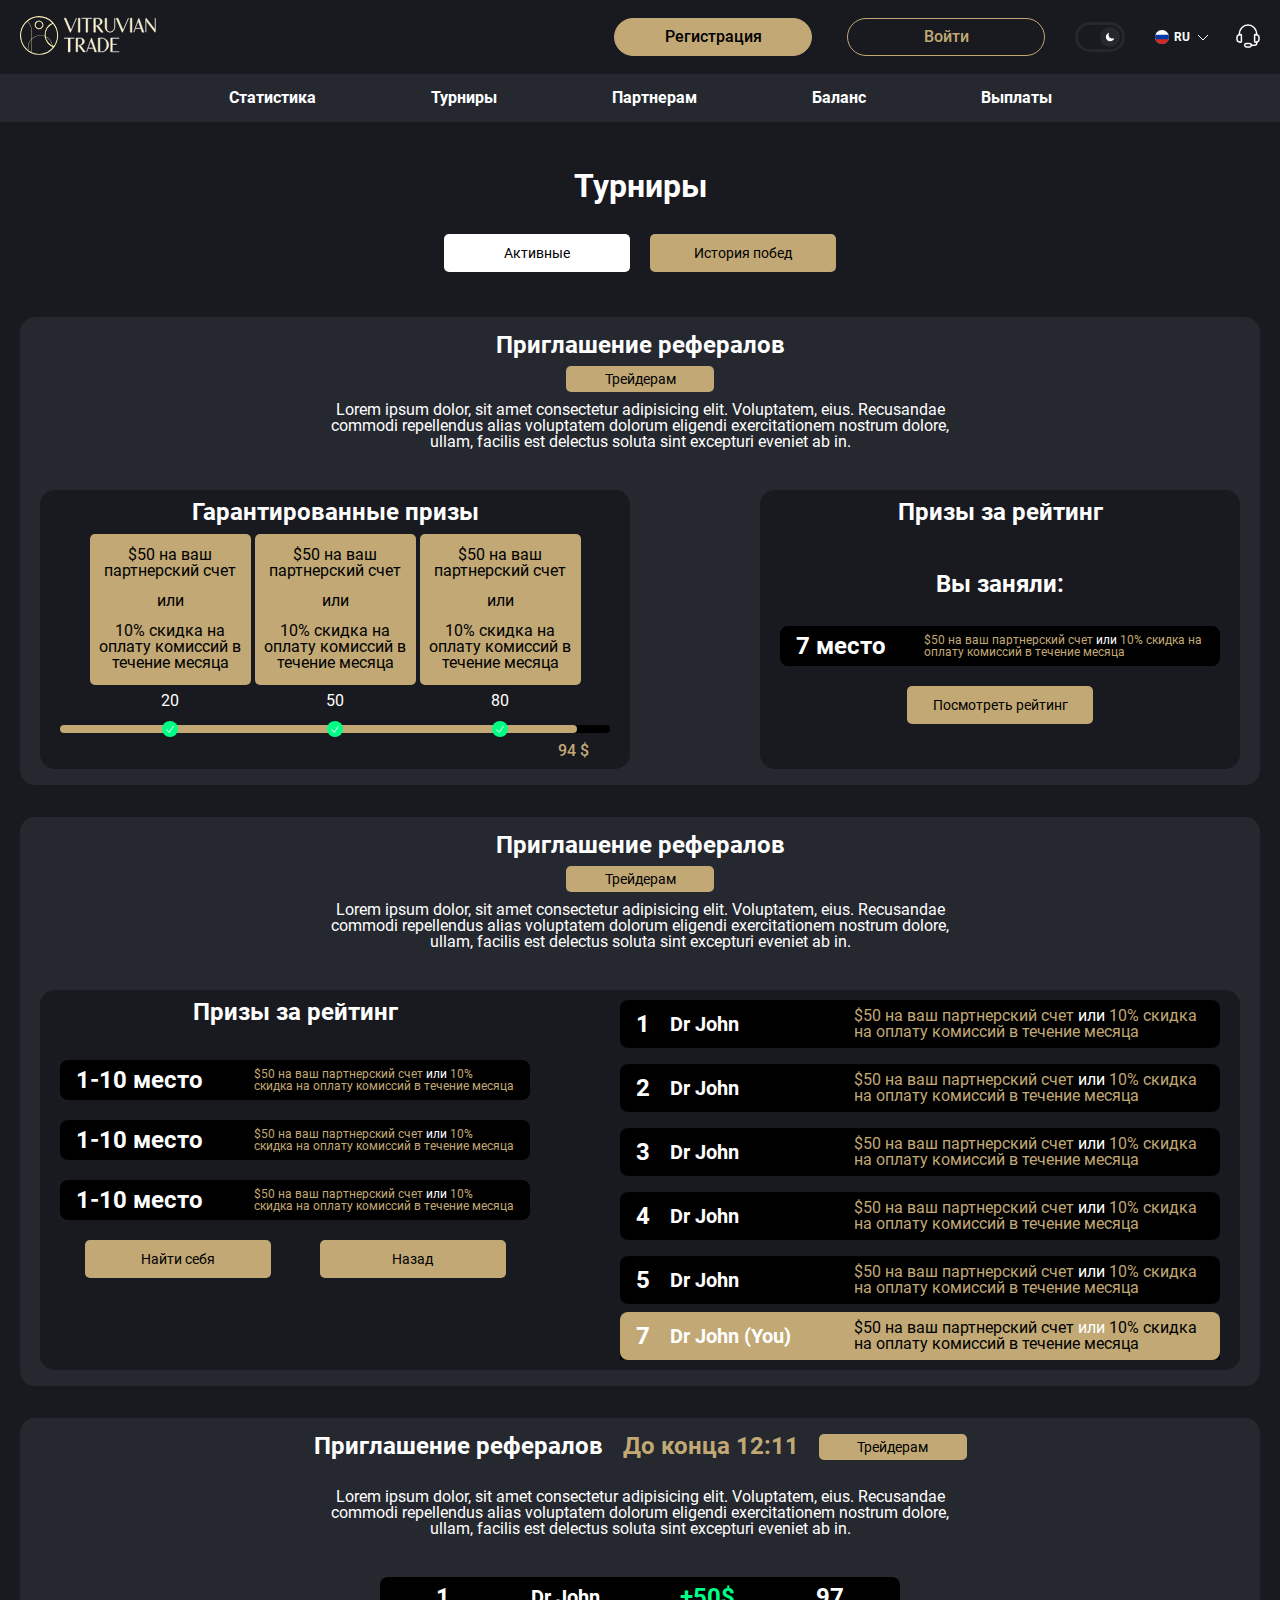
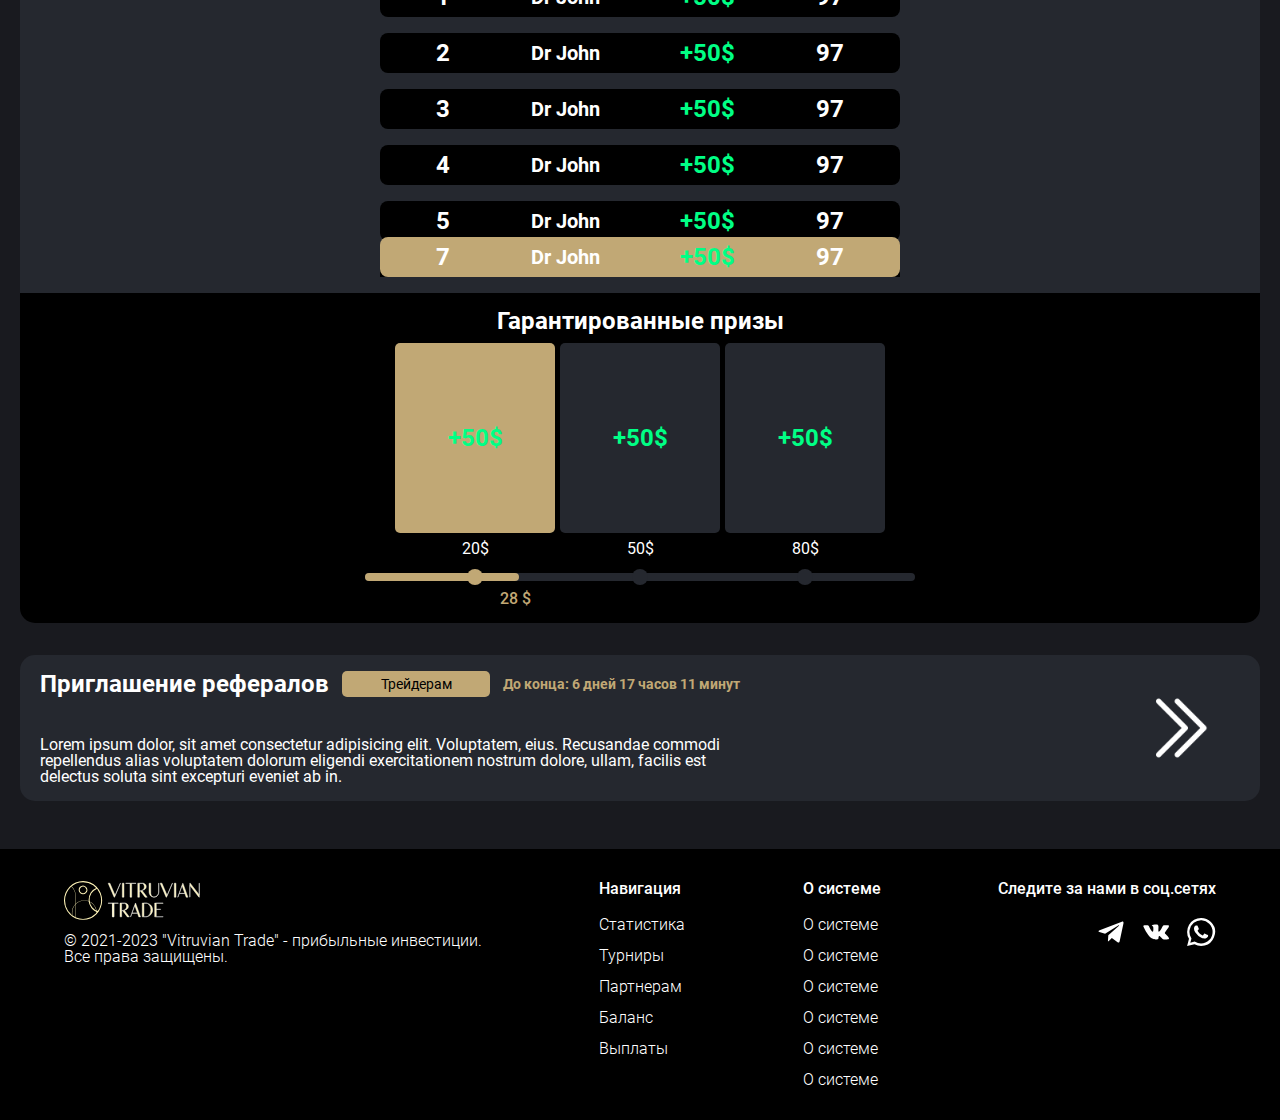
<file: tournaments.html>
<!DOCTYPE html>
<html lang="ru">
  <head>
    <meta charset="UTF-8" />
    <meta name="viewport" content="width=device-width, initial-scale=1.0" />
    <link rel="icon" href="./assets/images/favicon.svg" type="image/svg+xml" />
    <link
      rel="stylesheet"
      href="https://cdn.jsdelivr.net/npm/swiper@11/swiper-bundle.min.css"
    />
    <link rel="stylesheet" href="styles/index.css" />
    <title>Vitruvian Trade - Турниры</title>
  </head>
  <body>
    <header class="header">
      <div class="header__content wrapper">
        <div class="logo">
          <a href="./index.html" class="logo__link">
            <img src="assets/images/logo.svg" alt="Logo" class="logo__image" />
          </a>
        </div>
        <div class="header-options">
          <!-- <div class="notification">
            <span class="badge notification__badge">1</span>
          </div> -->
          <div class="authorization">
            <a href="#" class="authorization__btn btn btn--primary"
              >Регистрация</a
            >
            <a
              href="./index-auth.html"
              class="authorization__btn btn btn--secondary"
              >Войти</a
            >
          </div>
          <div class="theme-switcher">
            <label class="theme-switcher__box">
              <input type="checkbox" class="theme-switcher__input" checked />
              <span class="theme-switcher__switch"></span>
            </label>
          </div>
          <div class="lang-switcher switcher">
            <div class="lang-switcher__item switcher__item" data-value="Ru">
              <img
                src="assets/images/langs/russian.svg"
                alt="Russian"
                class="lang-switcher__image switcher__image"
              />
              <p class="lang-switcher__text switcher__text">Ru</p>
            </div>
            <img
              src="assets/images/icons/arrow.svg"
              alt="Arrow Down"
              class="lang-switcher__arrow switcher__arrow"
            />
            <div class="lang-switcher__sublist switcher__sublist">
              <div
                class="lang-switcher__item lang-switcher__subitem switcher__item switcher__subitem"
                data-value="Ru"
              >
                <img
                  src="assets/images/langs/russian.svg"
                  alt="Russian"
                  class="lang-switcher__image switcher__image"
                />
                <p class="lang-switcher__text switcher__text">Ru</p>
                <img
                  src="./assets/images/icons/checkmark.png"
                  alt="Checkmark"
                  class="lang-switcher__checkmark switcher__checkmark"
                />
              </div>
              <div
                class="lang-switcher__item lang-switcher__subitem switcher__item switcher__subitem"
                data-value="En"
              >
                <img
                  src="assets/images/langs/english.svg"
                  alt="Russian"
                  class="lang-switcher__image switcher__image"
                />
                <p class="lang-switcher__text switcher__text">En</p>
                <img
                  src="./assets/images/icons/checkmark.png"
                  alt="Checkmark"
                  class="lang-switcher__checkmark switcher__checkmark"
                />
              </div>
              <div
                class="lang-switcher__item lang-switcher__subitem switcher__item switcher__subitem"
                data-value="Cn"
              >
                <img
                  src="assets/images/langs/chinese.svg"
                  alt="Russian"
                  class="lang-switcher__image switcher__image"
                />
                <p class="lang-switcher__text switcher__text">Cn</p>
                <img
                  src="./assets/images/icons/checkmark.png"
                  alt="Checkmark"
                  class="lang-switcher__checkmark switcher__checkmark"
                />
              </div>
            </div>
          </div>
          <div class="support">
            <a href="#" class="support__link">
              <img
                src="assets/images/icons/support.svg"
                alt="Support"
                class="support__icon"
              />
            </a>
          </div>
        </div>
      </div>
      <div class="header__menu">
        <nav class="navigation">
          <a href="./statistic.html" class="navigation__link">Статистика</a>
          <a href="./tournaments.html" class="navigation__link">Турниры</a>
          <a href="#" class="navigation__link">Партнерам</a>
          <a href="#" class="navigation__link">Баланс</a>
          <a href="#" class="navigation__link">Выплаты</a>
        </nav>
        <div class="header__burger">
          <span class="header__burger-line header__burger-line--up"></span>
          <span class="header__burger-line header__burger-line--middle"></span>
          <span class="header__burger-line header__burger-line--down"></span>
        </div>
      </div>
    </header>

    <main class="wrapper">
      <div class="tournaments">
        <p class="tournaments__title title">Турниры</p>
        <div class="tournaments-filter">
          <div class="tournaments-filter__item btn-badge active">Активные</div>
          <div class="tournaments-filter__item btn-badge">История побед</div>
        </div>
        <div class="tournaments-section tournaments-main box--gray">
          <p class="tournaments-section__title tournaments-main__title">
            Приглашение рефералов
          </p>
          <p
            class="tournaments-section__badge tournaments-main__badge btn-badge"
          >
            Трейдерам
          </p>
          <p class="tournaments-section__subtitle tournaments-main__subtitle">
            Lorem ipsum dolor, sit amet consectetur adipisicing elit.
            Voluptatem, eius. Recusandae commodi repellendus alias voluptatem
            dolorum eligendi exercitationem nostrum dolore, ullam, facilis est
            delectus soluta sint excepturi eveniet ab in.
          </p>
          <div class="tournaments-subsections">
            <div
              class="tournaments-subsection tournaments-submain box--lightgray"
            >
              <p
                class="tournaments-subsection__title tournaments-submain__title"
              >
                Гарантированные призы
              </p>
              <div class="progress-block tournaments-prizes__block">
                <div class="progress-wrapper tournaments-prizes__wrapper">
                  <div class="progress-list tournaments-prizes__list">
                    <div class="progress-item tournaments-prizes__item">
                      <p class="progress-item__text tournaments-prizes__text">
                        $50 на ваш партнерский счет
                      </p>
                      <p class="progress-item__text tournaments-prizes__text">
                        или
                      </p>
                      <p class="progress-item__text tournaments-prizes__text">
                        10% скидка на оплату комиссий в течение месяца
                      </p>
                      <p class="progress-item__value tournaments-prizes__value">
                        20
                      </p>
                    </div>
                    <div class="progress-item tournaments-prizes__item">
                      <p class="progress-item__text tournaments-prizes__text">
                        $50 на ваш партнерский счет
                      </p>
                      <p class="progress-item__text tournaments-prizes__text">
                        или
                      </p>
                      <p class="progress-item__text tournaments-prizes__text">
                        10% скидка на оплату комиссий в течение месяца
                      </p>
                      <p class="progress-item__value tournaments-prizes__value">
                        50
                      </p>
                    </div>
                    <div class="progress-item tournaments-prizes__item">
                      <p class="progress-item__text tournaments-prizes__text">
                        $50 на ваш партнерский счет
                      </p>
                      <p class="progress-item__text tournaments-prizes__text">
                        или
                      </p>
                      <p class="progress-item__text tournaments-prizes__text">
                        10% скидка на оплату комиссий в течение месяца
                      </p>
                      <p class="progress-item__value tournaments-prizes__value">
                        80
                      </p>
                    </div>
                  </div>
                  <div class="progress-line tournaments-prizes__line">
                    <div
                      class="progress-line__active tournaments-prizes__line-active"
                    >
                      <span
                        class="progress-line__title tournaments-prizes__line-title"
                      >
                      </span>
                      <span
                        class="progress-line__value tournaments-prizes__line-value"
                      >
                      </span>
                    </div>
                    <div
                      class="progress-points tournaments-prizes__points"
                    ></div>
                  </div>
                </div>
              </div>
            </div>
            <div
              class="tournaments-subsection tournaments-submain box--lightgray"
            >
              <p
                class="tournaments-subsection__title tournaments-submain__title"
              >
                Призы за рейтинг
              </p>
              <div class="tournaments-rating">
                <p class="tournaments-rating__title">Вы заняли:</p>
                <div class="slippery-item tournaments-rating__item">
                  <p class="slippery-item__number tournaments-rating__number">
                    7 место
                  </p>
                  <p
                    class="slippery-item__text tournaments-rating__text text--gold"
                  >
                    $50 на ваш партнерский счет
                    <span class="text--white">или</span> 10% скидка на оплату
                    комиссий в течение месяца
                  </p>
                </div>
                <a href="#" class="tournaments-rating__link btn-badge"
                  >Посмотреть рейтинг</a
                >
              </div>
            </div>
          </div>
        </div>
        <div class="tournaments-section tournaments-referrals box--gray">
          <p class="tournaments-section__title tournaments-referrals__title">
            Приглашение рефералов
          </p>
          <p
            class="tournaments-section__badge tournaments-referrals__badge btn-badge"
          >
            Трейдерам
          </p>
          <p
            class="tournaments-section__subtitle tournaments-referrals__subtitle"
          >
            Lorem ipsum dolor, sit amet consectetur adipisicing elit.
            Voluptatem, eius. Recusandae commodi repellendus alias voluptatem
            dolorum eligendi exercitationem nostrum dolore, ullam, facilis est
            delectus soluta sint excepturi eveniet ab in.
          </p>
          <div
            class="tournaments-subsection tournaments-subreferrals box--lightgray"
          >
            <div class="tournaments-subreferrals__shortlist">
              <p
                class="tournaments-subsection__title tournaments-subreferrals__title"
              >
                Призы за рейтинг
              </p>
              <div
                class="slippery-item tournaments-subreferrals__shortlist-item"
              >
                <p
                  class="slippery-item__number tournaments-subreferrals__shortlist-number"
                >
                  1-10 место
                </p>
                <p
                  class="slippery-item__text tournaments-subreferrals__shortlist-text text--gold"
                >
                  $50 на ваш партнерский счет
                  <span class="text--white">или</span> 10% скидка на оплату
                  комиссий в течение месяца
                </p>
              </div>
              <div
                class="slippery-item tournaments-subreferrals__shortlist-item"
              >
                <p
                  class="slippery-item__number tournaments-subreferrals__shortlist-number"
                >
                  1-10 место
                </p>
                <p
                  class="slippery-item__text tournaments-subreferrals__shortlist-text text--gold"
                >
                  $50 на ваш партнерский счет
                  <span class="text--white">или</span> 10% скидка на оплату
                  комиссий в течение месяца
                </p>
              </div>
              <div
                class="slippery-item tournaments-subreferrals__shortlist-item"
              >
                <p
                  class="slippery-item__number tournaments-subreferrals__shortlist-number"
                >
                  1-10 место
                </p>
                <p
                  class="slippery-item__text tournaments-subreferrals__shortlist-text text--gold"
                >
                  $50 на ваш партнерский счет
                  <span class="text--white">или</span> 10% скидка на оплату
                  комиссий в течение месяца
                </p>
              </div>
              <div class="tournaments-subreferrals__shortlist-buttons">
                <a
                  href="#"
                  class="tournaments-subreferrals__shortlist-button btn-badge"
                  >Найти себя</a
                >
                <a
                  href="#"
                  class="tournaments-subreferrals__shortlist-button btn-badge"
                  >Назад</a
                >
              </div>
            </div>
            <div class="slippery-block tournaments-subreferrals__longlist">
              <div
                class="slippery-list tournaments-subreferrals__longlist-list"
              >
                <div
                  class="slippery-item tournaments-subreferrals__longlist-item"
                >
                  <p
                    class="slippery-item__number tournaments-subreferrals__longlist-number"
                  >
                    1
                  </p>
                  <p
                    class="slippery-item__name tournaments-subreferrals__longlist-name"
                  >
                    Dr John
                  </p>
                  <p
                    class="slippery-item__text tournaments-subreferrals__longlist-text text--gold"
                  >
                    $50 на ваш партнерский счет
                    <span class="text--white">или</span> 10% скидка на оплату
                    комиссий в течение месяца
                  </p>
                </div>
                <div
                  class="slippery-item tournaments-subreferrals__longlist-item"
                >
                  <p
                    class="slippery-item__number tournaments-subreferrals__longlist-number"
                  >
                    2
                  </p>
                  <p
                    class="slippery-item__name tournaments-subreferrals__longlist-name"
                  >
                    Dr John
                  </p>
                  <p
                    class="slippery-item__text tournaments-subreferrals__longlist-text text--gold"
                  >
                    $50 на ваш партнерский счет
                    <span class="text--white">или</span> 10% скидка на оплату
                    комиссий в течение месяца
                  </p>
                </div>
                <div
                  class="slippery-item tournaments-subreferrals__longlist-item"
                >
                  <p
                    class="slippery-item__number tournaments-subreferrals__longlist-number"
                  >
                    3
                  </p>
                  <p
                    class="slippery-item__name tournaments-subreferrals__longlist-name"
                  >
                    Dr John
                  </p>
                  <p
                    class="slippery-item__text tournaments-subreferrals__longlist-text text--gold"
                  >
                    $50 на ваш партнерский счет
                    <span class="text--white">или</span> 10% скидка на оплату
                    комиссий в течение месяца
                  </p>
                </div>
                <div
                  class="slippery-item tournaments-subreferrals__longlist-item"
                >
                  <p
                    class="slippery-item__number tournaments-subreferrals__longlist-number"
                  >
                    4
                  </p>
                  <p
                    class="slippery-item__name tournaments-subreferrals__longlist-name"
                  >
                    Dr John
                  </p>
                  <p
                    class="slippery-item__text tournaments-subreferrals__longlist-text text--gold"
                  >
                    $50 на ваш партнерский счет
                    <span class="text--white">или</span> 10% скидка на оплату
                    комиссий в течение месяца
                  </p>
                </div>
                <div
                  class="slippery-item tournaments-subreferrals__longlist-item"
                >
                  <p
                    class="slippery-item__number tournaments-subreferrals__longlist-number"
                  >
                    5
                  </p>
                  <p
                    class="slippery-item__name tournaments-subreferrals__longlist-name"
                  >
                    Dr John
                  </p>
                  <p
                    class="slippery-item__text tournaments-subreferrals__longlist-text text--gold"
                  >
                    $50 на ваш партнерский счет
                    <span class="text--white">или</span> 10% скидка на оплату
                    комиссий в течение месяца
                  </p>
                </div>
                <div
                  class="slippery-item tournaments-subreferrals__longlist-item"
                >
                  <p
                    class="slippery-item__number tournaments-subreferrals__longlist-number"
                  >
                    6
                  </p>
                  <p
                    class="slippery-item__name tournaments-subreferrals__longlist-name"
                  >
                    Dr John
                  </p>
                  <p
                    class="slippery-item__text tournaments-subreferrals__longlist-text text--gold"
                  >
                    $50 на ваш партнерский счет
                    <span class="text--white">или</span> 10% скидка на оплату
                    комиссий в течение месяца
                  </p>
                </div>
                <div
                  class="slippery-item tournaments-subreferrals__longlist-item active"
                >
                  <p
                    class="slippery-item__number tournaments-subreferrals__longlist-number"
                  >
                    7
                  </p>
                  <p
                    class="slippery-item__name tournaments-subreferrals__longlist-name"
                  >
                    Dr John (You)
                  </p>
                  <p
                    class="slippery-item__text tournaments-subreferrals__longlist-text text--gold"
                  >
                    $50 на ваш партнерский счет
                    <span class="text--white">или</span> 10% скидка на оплату
                    комиссий в течение месяца
                  </p>
                </div>
                <div
                  class="slippery-item tournaments-subreferrals__longlist-item"
                >
                  <p
                    class="slippery-item__number tournaments-subreferrals__longlist-number"
                  >
                    8
                  </p>
                  <p
                    class="slippery-item__name tournaments-subreferrals__longlist-name"
                  >
                    Dr John
                  </p>
                  <p
                    class="slippery-item__text tournaments-subreferrals__longlist-text text--gold"
                  >
                    $50 на ваш партнерский счет
                    <span class="text--white">или</span> 10% скидка на оплату
                    комиссий в течение месяца
                  </p>
                </div>
                <div
                  class="slippery-item tournaments-subreferrals__longlist-item"
                >
                  <p
                    class="slippery-item__number tournaments-subreferrals__longlist-number"
                  >
                    9
                  </p>
                  <p
                    class="slippery-item__name tournaments-subreferrals__longlist-name"
                  >
                    Dr John
                  </p>
                  <p
                    class="slippery-item__text tournaments-subreferrals__longlist-text text--gold"
                  >
                    $50 на ваш партнерский счет
                    <span class="text--white">или</span> 10% скидка на оплату
                    комиссий в течение месяца
                  </p>
                </div>
                <div
                  class="slippery-item tournaments-subreferrals__longlist-item"
                >
                  <p
                    class="slippery-item__number tournaments-subreferrals__longlist-number"
                  >
                    10
                  </p>
                  <p
                    class="slippery-item__name tournaments-subreferrals__longlist-name"
                  >
                    Dr John
                  </p>
                  <p
                    class="slippery-item__text tournaments-subreferrals__longlist-text text--gold"
                  >
                    $50 на ваш партнерский счет
                    <span class="text--white">или</span> 10% скидка на оплату
                    комиссий в течение месяца
                  </p>
                </div>
              </div>
            </div>
          </div>
        </div>
        <div class="tournaments-section tournaments-offer box--gray">
          <div class="tournaments-offer__info">
            <p class="tournaments-section__title tournaments-offer__title">
              Приглашение рефералов
            </p>
            <p class="tournaments-section__title tournaments-offer__timer">
              До конца 12:11
            </p>
            <p
              class="tournaments-section__badge tournaments-offer__badge btn-badge"
            >
              Трейдерам
            </p>
          </div>
          <p class="tournaments-section__subtitle tournaments-offer__subtitle">
            Lorem ipsum dolor, sit amet consectetur adipisicing elit.
            Voluptatem, eius. Recusandae commodi repellendus alias voluptatem
            dolorum eligendi exercitationem nostrum dolore, ullam, facilis est
            delectus soluta sint excepturi eveniet ab in.
          </p>
          <div
            class="slippery-block tournaments-subsection tournaments-suboffer"
          >
            <div class="slippery-list tournaments-suboffer__list">
              <div class="slippery-item tournaments-suboffer__item">
                <p class="slippery-item__number tournaments-suboffer__number">
                  1
                </p>
                <p class="slippery-item__name tournaments-suboffer__name">
                  Dr John
                </p>
                <p class="slippery-item__reward tournaments-suboffer__reward">
                  +50$
                </p>
                <p class="slippery-item__value tournaments-suboffer__value">
                  97
                </p>
              </div>
              <div class="slippery-item tournaments-suboffer__item">
                <p class="slippery-item__number tournaments-suboffer__number">
                  2
                </p>
                <p class="slippery-item__name tournaments-suboffer__name">
                  Dr John
                </p>
                <p class="slippery-item__reward tournaments-suboffer__reward">
                  +50$
                </p>
                <p class="slippery-item__value tournaments-suboffer__value">
                  97
                </p>
              </div>
              <div class="slippery-item tournaments-suboffer__item">
                <p class="slippery-item__number tournaments-suboffer__number">
                  3
                </p>
                <p class="slippery-item__name tournaments-suboffer__name">
                  Dr John
                </p>
                <p class="slippery-item__reward tournaments-suboffer__reward">
                  +50$
                </p>
                <p class="slippery-item__value tournaments-suboffer__value">
                  97
                </p>
              </div>
              <div class="slippery-item tournaments-suboffer__item">
                <p class="slippery-item__number tournaments-suboffer__number">
                  4
                </p>
                <p class="slippery-item__name tournaments-suboffer__name">
                  Dr John
                </p>
                <p class="slippery-item__reward tournaments-suboffer__reward">
                  +50$
                </p>
                <p class="slippery-item__value tournaments-suboffer__value">
                  97
                </p>
              </div>
              <div class="slippery-item tournaments-suboffer__item">
                <p class="slippery-item__number tournaments-suboffer__number">
                  5
                </p>
                <p class="slippery-item__name tournaments-suboffer__name">
                  Dr John
                </p>
                <p class="slippery-item__reward tournaments-suboffer__reward">
                  +50$
                </p>
                <p class="slippery-item__value tournaments-suboffer__value">
                  97
                </p>
              </div>
              <div class="slippery-item tournaments-suboffer__item">
                <p class="slippery-item__number tournaments-suboffer__number">
                  6
                </p>
                <p class="slippery-item__name tournaments-suboffer__name">
                  Dr John
                </p>
                <p class="slippery-item__reward tournaments-suboffer__reward">
                  +50$
                </p>
                <p class="slippery-item__value tournaments-suboffer__value">
                  97
                </p>
              </div>
              <div class="slippery-item tournaments-suboffer__item active">
                <p class="slippery-item__number tournaments-suboffer__number">
                  7
                </p>
                <p class="slippery-item__name tournaments-suboffer__name">
                  Dr John
                </p>
                <p class="slippery-item__reward tournaments-suboffer__reward">
                  +50$
                </p>
                <p class="slippery-item__value tournaments-suboffer__value">
                  97
                </p>
              </div>
              <div class="slippery-item tournaments-suboffer__item">
                <p class="slippery-item__number tournaments-suboffer__number">
                  8
                </p>
                <p class="slippery-item__name tournaments-suboffer__name">
                  Dr John
                </p>
                <p class="slippery-item__reward tournaments-suboffer__reward">
                  +50$
                </p>
                <p class="slippery-item__value tournaments-suboffer__value">
                  97
                </p>
              </div>
              <div class="slippery-item tournaments-suboffer__item">
                <p class="slippery-item__number tournaments-suboffer__number">
                  9
                </p>
                <p class="slippery-item__name tournaments-suboffer__name">
                  Dr John
                </p>
                <p class="slippery-item__reward tournaments-suboffer__reward">
                  +50$
                </p>
                <p class="slippery-item__value tournaments-suboffer__value">
                  97
                </p>
              </div>
              <div class="slippery-item tournaments-suboffer__item">
                <p class="slippery-item__number tournaments-suboffer__number">
                  10
                </p>
                <p class="slippery-item__name tournaments-suboffer__name">
                  Dr John
                </p>
                <p class="slippery-item__reward tournaments-suboffer__reward">
                  +50$
                </p>
                <p class="slippery-item__value tournaments-suboffer__value">
                  97
                </p>
              </div>
            </div>
          </div>
        </div>
        <div class="tournaments-section tournaments-awards box--black">
          <p class="tournaments-section__title tournaments-awards__title">
            Гарантированные призы
          </p>
          <div class="progress-block tournaments-awards__block">
            <div class="progress-wrapper tournaments-awards__wrapper">
              <div class="progress-list tournaments-awards__list">
                <div class="progress-item tournaments-awards__item">
                  <p class="progress-item__name tournaments-awards__name">
                    +50$
                  </p>
                  <p class="progress-item__value tournaments-awards__value">
                    20$
                  </p>
                </div>
                <div class="progress-item tournaments-awards__item">
                  <p class="progress-item__name tournaments-awards__name">
                    +50$
                  </p>
                  <p class="progress-item__value tournaments-awards__value">
                    50$
                  </p>
                </div>
                <div class="progress-item tournaments-awards__item">
                  <p class="progress-item__name tournaments-awards__name">
                    +50$
                  </p>
                  <p class="progress-item__value tournaments-awards__value">
                    80$
                  </p>
                </div>
              </div>
              <div class="progress-line tournaments-awards__line">
                <div
                  class="progress-line__active tournaments-awards__line-active"
                >
                  <span
                    class="progress-line__title tournaments-awards__line-title"
                  ></span>
                  <span
                    class="progress-line__value tournaments-awards__line-value"
                  ></span>
                </div>
                <div class="progress-points"></div>
              </div>
            </div>
          </div>
        </div>
        <div class="tournaments-section tournaments-invite box--gray">
          <div class="tournaments-invite__info">
            <p class="tournaments-section__title tournaments-invite__title">
              Приглашение рефералов
            </p>
            <p
              class="tournaments-section__badge tournaments-invite__badge btn-badge"
            >
              Трейдерам
            </p>
            <p
              class="tournaments-section__title tournaments-invite__timer text--gold"
            >
              До конца: 6 дней 17 часов 11 минут
            </p>
          </div>
          <p class="tournaments-section__subtitle tournaments-invite__subtitle">
            Lorem ipsum dolor, sit amet consectetur adipisicing elit.
            Voluptatem, eius. Recusandae commodi repellendus alias voluptatem
            dolorum eligendi exercitationem nostrum dolore, ullam, facilis est
            delectus soluta sint excepturi eveniet ab in.
          </p>
          <a href="#" class="tournaments-invite__link">
            <img
              src="./assets/images/icons/double-arrow.png"
              alt="Double arrow"
              class="tournaments-invite__image"
            />
          </a>
        </div>
      </div>
    </main>

    <footer class="footer">
      <div class="footer__copyright">
        <a href="./index.html" class="logo__link">
          <img src="assets/images/logo.svg" alt="Logo" class="logo__image" />
        </a>
        <p class="footer__copyright-text">
          © 2021-2023 "Vitruvian Trade" - прибыльные инвестиции.
        </p>
        <p class="footer__copyright-text">Все права защищены.</p>
      </div>
      <div class="footer__menu">
        <p class="footer__menu-title">
          Навигация
          <img
            src="./assets/images/icons/arrow.svg"
            alt="Arrow"
            class="footer__menu-title-arrow"
          />
        </p>
        <div class="footer__submenu">
          <a href="./statistic.html" class="footer__menu-link">Статистика</a>
          <a href="./tournaments.html" class="footer__menu-link">Турниры</a>
          <a href="#" class="footer__menu-link">Партнерам</a>
          <a href="#" class="footer__menu-link">Баланс</a>
          <a href="#" class="footer__menu-link">Выплаты</a>
        </div>
      </div>
      <div class="footer__menu">
        <p class="footer__menu-title">
          О системе
          <img
            src="./assets/images/icons/arrow.svg"
            alt="Arrow"
            class="footer__menu-title-arrow"
          />
        </p>
        <div class="footer__submenu">
          <a href="./statistic.html" class="footer__menu-link">О системе</a>
          <a href="#" class="footer__menu-link">О системе</a>
          <a href="#" class="footer__menu-link">О системе</a>
          <a href="#" class="footer__menu-link">О системе</a>
          <a href="#" class="footer__menu-link">О системе</a>
          <a href="#" class="footer__menu-link">О системе</a>
        </div>
      </div>
      <div class="footer__menu">
        <p class="footer__menu-title">Следите за нами в соц.сетях</p>
        <div class="footer__contacts">
          <a href="#" class="footer__contacts-link">
            <img
              src="assets/images/icons/telegram.svg"
              alt="Telegram"
              class="footer__contacts-image"
            />
          </a>
          <a href="#" class="footer__contacts-link">
            <img
              src="assets/images/icons/vk.svg"
              alt="Telegram"
              class="footer__contacts-image"
            />
          </a>
          <a href="#" class="footer__contacts-link">
            <img
              src="assets/images/icons/whatsapp.svg"
              alt="Telegram"
              class="footer__contacts-image"
            />
          </a>
        </div>
      </div>
    </footer>

    <div class="mobmenu">
      <div class="mobmenu__wrapper">
        <span class="mobmenu__close"></span>
        <div class="mobmenu__item">
          <a href="./statistic.html" class="mobmenu__link">
            <img
              src="./assets/images/icons/stats.svg"
              alt="Statistic icon"
              class="mobmenu__image"
            />
            Статистика
          </a>
        </div>
        <div class="mobmenu__item">
          <a href="./tournaments.html" class="mobmenu__link">
            <img
              src="./assets/images/icons/tournament.svg"
              alt="Statistic icon"
              class="mobmenu__image"
            />
            Турниры
          </a>
        </div>
        <div class="mobmenu__item">
          <a href="#" class="mobmenu__link">
            <img
              src="./assets/images/icons/balance.svg"
              alt="Statistic icon"
              class="mobmenu__image"
            />
            Баланс
          </a>
        </div>
        <div class="mobmenu__item">
          <a href="#" class="mobmenu__link">
            <img
              src="./assets/images/icons/partners.svg"
              alt="Statistic icon"
              class="mobmenu__image"
            />
            Партнерам
          </a>
        </div>
        <div class="mobmenu__item">
          <a href="#" class="mobmenu__link">
            <img
              src="./assets/images/icons/money.svg"
              alt="Statistic icon"
              class="mobmenu__image"
            />
            Выплаты
          </a>
        </div>
      </div>
    </div>

    <script src="https://cdn.jsdelivr.net/npm/swiper@11/swiper-bundle.min.js"></script>
    <script src="./scripts/index.js" type="module"></script>
  </body>
</html>
</file>
<file: styles/index.css>
@import url("./reset.css");
@import url("./fonts.css");

/* SPECIFICATION */
*,
*::before,
*::after {
  transition: all ease 0.4s;
}
:root {
  font-size: 16px;
  font-family: "Roboto", Arial, Helvetica, sans-serif;
}
body {
  background-color: #191a1f;
  color: #ffffff;
  position: relative;
}
.wrapper {
  max-width: 1240px;
  margin: 0 auto;
  padding: 0 1rem;
}
.badge {
  padding: 0.25em 0.5em;
  border-radius: 50%;
  position: absolute;
  top: -5px;
  right: 0;
  font-size: 0.5rem;
  font-weight: bold;
  background-color: #c1a875;
}
.btn {
  width: 298px;
  text-align: center;
  border-radius: 2rem;
  font-weight: 500;
  padding: 0.625rem 0;
  box-sizing: border-box;
  color: #ffffff;
  border: 1px solid #c1a875;
}
.btn--primary {
  background-color: #c1a875;
}
.btn--primary:hover {
  background-color: #191a1f;
}
.btn--secondary {
  background-color: #191a1f;
}
.btn--secondary:hover {
  background-color: #c1a875;
}
.btn-badge {
  display: block;
  width: 186px;
  padding: 0.75rem 0;
  text-align: center;
  font-size: 0.875rem;
  color: #000000;
  border-radius: 5px;
  background-color: #c1a875;
  cursor: pointer;
}
.btn-badge:hover,
.btn-badge.active {
  background-color: #ffffff;
}
.text--gold {
  color: #c1a875;
  font-weight: bold;
}
.text--green {
  color: #00ff85;
}
.text--red {
  color: #ff4646;
}
.text--yellow {
  color: #fff966;
}
.text--white {
  color: #ffffff;
}
.status-icon {
  display: block;
  width: 12px;
  height: 12px;
  border-radius: 50%;
}
.status-icon.status-icon--green {
  background-color: #00ff85;
}
.status-icon.status-icon--red {
  background-color: #ff4646;
}
.status-icon.status-icon--yellow {
  background-color: #fff966;
}
.box--gray {
  padding: 0.625rem 1.25rem;
  background-color: #25282f;
  border-radius: 15px;
}
.box--lightgray {
  padding: 0.625rem 1.25rem;
  background-color: #191a1f;
  border-radius: 15px;
}
.box--black {
  padding: 0.625rem 1.25rem;
  background-color: #000000;
  border-radius: 15px;
}
.box--bronze {
  border-radius: 10px;
  background: linear-gradient(
    180deg,
    #cd7f32 0%,
    #be7023 34.38%,
    #af6114 67.19%,
    #dc8e41 100%
  );
}
.box--silver {
  border-radius: 10px;
  background: linear-gradient(
    180deg,
    #c0c0c0 0%,
    #b1b1b1 34.38%,
    #a2a2a2 70.83%,
    #cfcfcf 100%
  );
}
.box--gold {
  border-radius: 10px;
  background: linear-gradient(
    180deg,
    #ffd700 0%,
    #f0c800 34.9%,
    #e1b900 70.31%,
    #ffe60f 100%
  );
}
.box--platinum {
  border-radius: 10px;
  background: linear-gradient(
    180deg,
    #e5e4e2 0%,
    #d6d5d3 35.94%,
    #c7c6c4 68.75%,
    #f4f3f1 100%
  );
}
.box--diamond {
  border-radius: 10px;
  background: linear-gradient(
    180deg,
    #39f 0%,
    #248af0 36.98%,
    #157be1 72.92%,
    #42a8ff 100%
  );
}
.title {
  font-size: 2rem;
  font-weight: bold;
  margin-bottom: 2rem;
  text-align: center;
}
.user-image {
  border-radius: 50%;
  width: 45px;
  height: 45px;
  object-fit: cover;
}
.user-name {
  font-weight: bold;
  font-size: 1.25rem;
}
.switcher {
  display: flex;
  align-items: center;
  gap: 10px;
  position: relative;
  cursor: pointer;
}
.switcher__list {
}
.switcher__item {
  display: flex;
  align-items: center;
  gap: 5px;
}
.switcher__image {
  border-radius: 50%;
  width: 14px;
}
.switcher__text {
  text-transform: uppercase;
  font-weight: bold;
  font-size: 0.75rem;
}
.switcher__arrow {
  transform: rotate(90deg);
}
.switcher__sublist {
  display: none;
  flex-direction: column;
  width: 80px;
  position: absolute;
  top: 20px;
  left: -16px;
  z-index: 1;
  border-radius: 0.5rem;
  background-color: #25282f;
  border: 1px solid #191a1f;
}
.switcher__subitem {
  padding: 0.5rem 1rem;
}
.switcher__subitem:last-child {
  border-bottom-left-radius: 0.5rem;
  border-bottom-right-radius: 0.5rem;
}
.switcher__subitem:first-child {
  border-top-left-radius: 0.5rem;
  border-top-right-radius: 0.5rem;
}
.switcher__subitem:hover {
  background-color: #373c45;
}
.switcher__checkmark {
  width: 10px;
  height: 10px;
  opacity: 0;
}
.switcher.active .switcher__sublist {
  display: flex;
}
.progress-block {
  overflow-x: auto;
  overflow-y: hidden;
  scrollbar-width: none;
}
.progress-block::-webkit-scrollbar {
  width: 0;
  height: 0;
}
.progress-wrapper {
}
.progress-list,
.progress-line,
.progress-points {
  width: 100%;
}
.progress-list {
  display: flex;
  height: 144px;
  margin-bottom: 2.5rem;
}
.progress-item {
  width: 150px;
  height: 100%;
  flex-shrink: 0;
  position: relative;
}
.progress-item__name {
}
.progress-item__description {
}
.progress-item__value {
  position: absolute;
  bottom: -1.5rem;
  left: 50%;
  transform: translateX(-50%);
}
.progress-line {
  width: 100%;
  height: 8px;
  margin: 26px 0;
  position: relative;
  background-color: #000000;
  border-radius: 5px;
}
.progress-line__active {
  width: 0;
  height: 8px;
  position: relative;
  background-color: #c1a875;
  border-radius: 5px;
}
.progress-line__title,
.progress-line__value {
  position: absolute;
  top: 18px;
  font-weight: 500;
  color: #c1a875;
  min-width: 23px;
}
.progress-line__title {
  left: 0;
}
.progress-line__value {
}
.progress-points {
  height: 100%;
  position: absolute;
  top: 0;
  left: 0;
}
.progress-point {
  width: 16px;
  height: 16px;
  border-radius: 50%;
  background: #000000;
  position: absolute;
  top: -4px;
  left: 0;
}
.progress-point.active {
  background: url("../assets/images/icons/checkmark.png") #00ff85 no-repeat
    center / 10px;
}
.slippery-block {
}
.slippery-list {
  display: flex;
  flex-direction: column;
  gap: 1rem;
}
.slippery-list::-webkit-scrollbar {
  width: 0;
  height: 0;
}
.slippery-item {
  display: flex;
  align-items: center;
  padding: 0.5rem 1rem;
  font-weight: bold;
  background-color: #000000;
  border-radius: 0.5rem;
}
.slippery-item__number {
  font-size: 1.5rem;
}
.slippery-item__name {
  flex-shrink: 0;
  font-size: 1.25rem;
}
.slippery-item__text {
  max-width: 350px;
  font-weight: normal;
}
.slippery-item.active {
  background-color: #c1a875;
}
.slippery-item.active.cloned {
}
.slippery-item.active .slippery-item__text {
  color: #000000;
}

/* HEADER */
.header {
}
.header__content {
  display: flex;
  justify-content: space-between;
  align-items: center;
  padding-top: 1rem;
  padding-bottom: 1rem;
}
.logo {
}
.logo__link {
}
.logo__image {
}
.header-options {
  display: flex;
  align-items: center;
  gap: 30px;
}
.settings {
}
.settings__link {
}
.exit {
}
.exit__link {
}
.settings__link,
.exit__link {
  width: 25px;
  height: 25px;
}
.notification {
  width: 25px;
  height: 25px;
  position: relative;
  background: url("../assets/images/icons/notification.svg") no-repeat center;
  cursor: pointer;
}
.notification__badge {
}
.authorization {
  display: flex;
  gap: 35px;
}
.authorization__btn {
  width: 198px;
}
.authorization__btn.btn--primary {
  color: #000000;
}
.authorization__btn.btn--secondary {
  color: #c1a875;
}
.authorization__btn.btn--primary:hover {
  color: #c1a875;
}
.authorization__btn.btn--secondary:hover {
  color: #000000;
}
.theme-switcher {
}
.theme-switcher__box {
  display: block;
  width: 50px;
  height: 30px;
  position: relative;
  border: 3px solid #25282f;
  border-radius: 35px;
  box-sizing: border-box;
}
.theme-switcher__input {
  display: none;
}
.theme-switcher__switch {
  position: absolute;
  top: 0;
  left: 0;
  right: 0;
  bottom: 0;
  border-radius: 2rem;
  cursor: pointer;
  background-color: #ccc;
}
.theme-switcher__switch::before {
  content: "";
  position: absolute;
  top: 2px;
  left: 2px;
  width: 20px;
  height: 20px;
  background: url("../assets/images/icons/sun.svg") #25282f no-repeat center;
  background-size: 10px;
  border-radius: 50%;
}
.theme-switcher__input:checked + .theme-switcher__switch {
  background-color: #191a1f;
}
.theme-switcher__input:checked + .theme-switcher__switch::before {
  transform: translateX(20px) rotate(360deg);
  background-image: url("../assets/images/icons/moon.svg");
}
.lang-switcher {
}
.lang-switcher__list {
}
.lang-switcher__item {
}
.lang-switcher__image {
}
.lang-switcher__text {
}
.lang-switcher__arrow {
}
.lang-switcher__sublist {
}
.lang-switcher__subitem {
}
.lang-switcher__subitem:last-child {
}
.lang-switcher__subitem:first-child {
}
.lang-switcher__subitem:hover {
}
.lang-switcher__checkmark {
}
.lang-switcher.active .lang-switcher__sublist {
}
.support {
}
.support__link {
}
.support__icon {
}
.header__menu {
  background-color: #25282f;
  padding: 1rem;
  position: relative;
}
.navigation {
  display: flex;
  gap: 115px;
  justify-content: center;
}
.navigation__link {
  font-weight: bold;
}
.navigation__link:hover {
  color: #c1a875;
}
.header__burger {
  display: none;
  width: 30px;
  height: 22px;
  margin: 0 auto;
  cursor: pointer;
  overflow: hidden;
}
.header__burger-line {
  display: block;
  width: 100%;
  height: 4px;
  border-radius: 5px;
  background-color: #ffffff;
}
.header__burger-line--up {
}
.header__burger-line--middle {
  transform: translateY(5px);
}
.header__burger-line--down {
  transform: translateY(10px);
  transform-origin: center;
}
/* .header__burger.open .header__burger-line--up {
  transform: translateY(9px) rotate(45deg);
}
.header__burger.open .header__burger-line--middle {
  transform: translate(100%, 5px);
}
.header__burger.open .header__burger-line--down {
  transform: translateY(1px) rotate(-45deg);
} */

/* OFFER */
.offer {
  display: flex;
  justify-content: space-between;
  padding: 4.68rem 0 7.18rem 0;
}
.offer-text {
  display: flex;
  flex-direction: column;
  align-items: center;
  width: 605px;
  flex-shrink: 0;
}
.offer-text__title {
  font-weight: bold;
  font-size: 2.875rem;
  margin-bottom: 10px;
}
.offer-text__subtitle {
  font-size: 1.5rem;
}
.offer-text__image {
  max-width: 330px;
  margin-top: 80px;
}
.offer-auth {
}
.offer-auth__block {
  display: flex;
  flex-direction: column;
  align-items: center;
  gap: 1rem;
  padding: 8rem 2rem;
  background-color: #25282f;
  border-radius: 1.56rem;
}
.offer-auth__text {
  text-transform: uppercase;
}
.offer-auth__btn {
  display: flex;
  justify-content: center;
  align-items: center;
  gap: 5px;
  padding: 1rem 0;
}
.offer-auth__btn--gift {
  width: 380px;
  font-size: 1.5rem;
}
.offer-auth__btn--auth {
  font-size: 1.25rem;
}
.offer-auth__btn--google {
}
.offer-auth__btn--apple {
}
.offer-auth__btn-icon {
  display: block;
  width: 25px;
  height: 25px;
  background: transparent no-repeat center;
  background-size: 25px;
}
.offer-auth__btn-icon--google {
  background-image: url("../assets/images/icons/google.svg");
}
.offer-auth__btn-icon--apple {
  background-image: url("../assets/images/icons/apple.svg");
}

/* STATS */
.stats {
  margin-bottom: 70px;
}
.liders {
  background-color: #25282f;
  width: 100%;
  border-radius: 1.56rem;
  padding: 2rem 0 1rem 0;
  overflow-y: auto;
}
.liders__title {
}
.liders__table {
}
.liders__table-image {
  flex-shrink: 0;
}
.liders__table-badge {
  top: auto;
  bottom: 15px;
  right: auto;
  left: 30px;
}
.table__badge--one {
}
.table__badge--two {
  background-color: #a6a6a6;
}
.table__badge--three {
  background-color: #b66225;
}
.table__badge--four {
  background-color: #191a1f;
}
.liders__table-lider {
  display: flex;
  align-items: center;
  gap: 30px;
}
.liders__table-name {
}
.table {
  text-align: center;
  margin: 0 auto;
}
.table__thead {
}
.table__hline {
}
.table__hrow {
  font-weight: 300;
}
.table__tbody {
}
.table__dline {
}
.table__drow {
  font-weight: bold;
  position: relative;
}
.table__image {
}
.table__badge {
}
.table__name {
}
.table__hrow:not(:last-child),
.table__drow:not(:last-child) {
  padding: 15px 60px 15px 0;
}
.table__hrow:first-child,
.table__drow:first-child {
  padding-right: 100px;
}

/* BLOG */
.blog {
  margin-bottom: 80px;
}
.blog__title {
}
.blog__list {
  /* display: flex;
  justify-content: space-between;
  gap: 10px; */
}
.blog__item {
  max-width: 300px;
  border-radius: 1rem;
  background-color: #25282f;
}
.blog__item:hover {
  background-color: #c1a875;
}
.blog__item:hover .blog__item-title {
  color: #000000;
}
.blog__item:hover .blog__item-link {
  background-color: #ffffff;
  color: #000000;
  border-color: #ffffff;
}
.blog__item:hover .blog__item-image {
  filter: brightness(100%);
}
.blog__item-image {
  border-radius: 1rem;
  filter: brightness(25%);
}
.blog__item-title,
.blog__item-link {
  margin: 0 1rem;
  margin-bottom: 1rem;
}
.blog__item-title {
  font-size: 1.25rem;
  margin-top: 1rem;
}
.blog__item-link {
  width: 90px;
}
.blog__link {
  font-weight: 500;
  position: relative;
  margin-top: 30px;
  left: 50%;
  transform: translateX(-50%);
}
.blog__link::after {
  content: "";
  display: block;
  width: 25px;
  height: 25px;
  position: absolute;
  top: -50%;
  right: -40px;
  transform: translateY(20%);
  background: url("../assets/images/icons/arrow.svg") #25282f no-repeat center;
  border-radius: 50%;
}
.blog__link:hover::after {
  background-color: #c1a875;
  transform: translateY(20%) scale(1.1);
}

/* FAQ */
.faq {
  margin-bottom: 80px;
}
.faq__title {
}
.faq__list {
}
.faq__item {
  border: 1px solid #25282f;
  border-radius: 1.25rem;
  padding: 1rem;
}
.faq__item:hover {
  background-color: #25282f;
}
.faq__item:not(:last-child) {
  margin-bottom: 30px;
}
.faq__question {
  display: flex;
  align-items: center;
  gap: 30px;
  font-weight: bold;
  font-size: 1.25rem;
  cursor: pointer;
}
.faq__badge {
  display: flex;
  justify-content: center;
  align-items: center;
  width: 32px;
  height: 32px;
  background-color: #191a1f;
  border-radius: 50%;
  flex-shrink: 0;
}
.faq__btn {
  width: 20px;
  height: 20px;
  position: relative;
  margin-left: auto;
  overflow: hidden;
  flex-shrink: 0;
}
.faq__btn-line {
  display: block;
  background-color: #ffffff;
  border-radius: 0.25rem;
  position: absolute;
}
.faq__btn-line--horizontal {
  width: 20px;
  height: 3px;
  top: 8px;
}
.faq__btn-line--vertical {
  width: 3px;
  height: 20px;
  left: 8px;
}
.faq__answer {
  margin-top: 1rem;
  overflow: hidden;
}
.faq__text {
  font-size: 1.1rem;
  transform: translateY(-200%);
}
.faq__item.open {
  background-color: #25282f;
}
.faq__item.open .faq__btn-line--vertical {
  transform: translateY(-100%);
}
.faq__item.open .faq__badge {
  background-color: #c1a875;
}
.faq__item.open .faq__text {
  transform: translateY(0);
}

/* BANNER */
.banner {
  margin-bottom: 80px;
  text-align: center;
}
.banner__title {
}
.banner__link {
  margin: 0 auto;
}

/* FOOTER */
.footer {
  background-color: #000000;
  display: flex;
  justify-content: space-between;
  padding: 2rem 4rem;
  font-weight: 300;
}
.footer__copyright {
}
.footer .logo__link {
  margin-bottom: 10px;
}
.logo__image {
}
.footer__copyright-text {
}
.footer__menu {
}
.footer__submenu {
  display: flex;
  flex-direction: column;
  gap: 15px;
}
.footer__menu-title {
  font-weight: 500;
  margin-bottom: 20px;
}
.footer__menu-title-arrow {
  display: none;
}
.footer__menu-link {
}
.footer__contacts {
  display: flex;
  justify-content: flex-end;
  gap: 15px;
}
.footer__contacts-link {
  width: 30px;
  height: 30px;
}
.footer__contacts-image {
}
.footer__menu-link:hover,
.footer__contacts-link:hover {
  opacity: 0.7;
}

/* MOBMENU */
.mobmenu {
  display: none;
  align-items: flex-end;
  width: 100vw;
  /* height: 100vh; */
  position: absolute;
  left: 0;
  top: 0;
  z-index: 2;
}
.mobmenu__wrapper {
  display: flex;
  flex-direction: column;
  gap: 20px;
  width: 100%;
  padding: 3.5rem 0 5rem 1rem;
  position: absolute;
  bottom: -100%;
  left: 0;
  box-sizing: border-box;
  border-top-left-radius: 2rem;
  border-top-right-radius: 2rem;
  background-color: #000000;
}
.mobmenu__close {
  display: block;
  width: 30px;
  height: 30px;
  background: url("../assets/images/icons/close.svg") no-repeat left top / 30px;
  position: absolute;
  top: 14px;
  right: 14px;
  cursor: pointer;
}
.mobmenu__item {
}
.mobmenu__link {
  display: flex;
  align-items: center;
  gap: 10px;
}
.mobmenu__link:hover {
  opacity: 0.5;
}
.mobmenu__image {
  width: 18px;
}

/* STATISTIC-DETAIL PAGE - SPECIFICATION */
.statistic__table {
  display: flex;
  justify-content: space-between;
  align-items: center;
  padding-bottom: 1rem;
  margin-bottom: 2.5rem;
  border-bottom: 1px solid #25282f;
}
.statistic__table-row {
  text-align: center;
}
.statistic__table-row:first-child {
  text-align: left;
}
.statistic__table-row:last-child {
  text-align: right;
}
.statistic__table-hline {
  margin-bottom: 1rem;
  font-weight: 500;
  color: #c1a875;
  font-size: 1.25rem;
}
.statistic__table-line {
}

/* STATISTIC-DETAIL PAGE - USER */
.statistic-title {
  margin-top: 2rem;
}
.statistic-user {
  display: flex;
  align-items: center;
  justify-content: flex-end;
  gap: 40px;
  margin-bottom: 3rem;
}
.statistic-user__info {
  display: flex;
  gap: 20px;
  margin-right: auto;
}
.statistic-user__photo {
}
.statistic-user__description {
  display: flex;
  flex-direction: column;
  justify-content: space-between;
}
.statistic-user__description-name {
}
.statistic-user__description-id {
}
.statistic-user__status {
  display: flex;
  align-items: center;
  gap: 8px;
  font-size: 0.825rem;
}
.statistic-user__share {
}
.statistic-user__share-icon {
  background: url("../assets/images/icons/share.svg") no-repeat center;
}
.statistic-user__favorite {
}
.statistic-user__favorite-icon {
  background: url("../assets/images/icons/favorite.svg") no-repeat center;
}
.statistic-user__share-icon,
.statistic-user__favorite-icon {
  display: block;
  width: 14px;
  height: 14px;
}
.statistic-user__share,
.statistic-user__favorite {
  display: flex;
  align-items: center;
  gap: 8px;
  padding: 0.25rem 1rem;
  font-size: 0.75rem;
  border-radius: 10px;
  background-color: #191a1f;
}

/* STATISTIC-DETAIL PAGE - BALANCE */
.statistic-balance {
}
.statistic-balance__table {
}
.statistic-balance__table-row {
}
.statistic-balance__table-hline {
}
.statistic-balance__table-line {
}

/* STATISTIC-DETAIL PAGE - PNL */
.statistic-pnl {
}
.statistic-pnl__table {
  border: none;
  margin-bottom: 1.25rem;
}
.statistic-pnl__table-row {
}
.statistic-pnl__table-hline {
}
.statistic-pnl__table-line {
}
.statistic-pnl__table-line:nth-child(2n) {
  font-weight: bold;
}

/* STATISTIC-DETAIL PAGE - DEAL */
.statistic-deal {
  padding-bottom: 2rem;
  margin-bottom: 2rem;
  border-bottom: 1px solid #25282f;
}
.statistic-deal__table {
  margin-bottom: 0;
}
.statistic-deal__table-row {
}
.statistic-deal__table-hline {
}
.statistic-deal__table-line {
}
.statistic-deal__table-hline--title {
  font-size: 2.25rem;
  margin-bottom: 0;
  color: #ffffff;
}

/* STATISTIC-DETAIL PAGE - ACCOUNTS */
.accounts {
  margin-bottom: 40px;
}
.accounts-title {
}
.title {
}
.accounts-period {
  display: flex;
  justify-content: space-between;
  max-width: 350px;
  margin: 0 auto;
}
.accounts-period__date {
  cursor: pointer;
}
.accounts-period__date:hover {
  color: #c1a875;
}
.accounts-period__date.active {
  font-weight: bold;
  color: #c1a875;
  text-decoration: underline;
}
.accounts-filter {
  display: flex;
  gap: 30px;
  margin: 1.25rem 0;
}
.accounts-filter__item {
  font-weight: 500;
  padding: 0.5rem 1rem;
  border-radius: 5px;
  cursor: pointer;
}
.accounts-filter__item:hover {
  font-weight: bold;
  color: #191a1f;
  background-color: #ffffff;
}
.accounts-filter__item.active {
  font-weight: bold;
  color: #191a1f;
  background-color: #ffffff;
}
.accounts-history {
}
.accounts-history__item {
  display: flex;
  justify-content: flex-end;
  align-items: center;
  padding: 1.5rem;
  cursor: pointer;
  background-color: #25282f;
}
.accounts-history__item:not(:last-child) {
  border-bottom: 1px solid #373c45;
}
.accounts-history__item:first-child {
  border-top-left-radius: 15px;
  border-top-right-radius: 15px;
}
.accounts-history__item:last-child {
  border-bottom-left-radius: 15px;
  border-bottom-right-radius: 15px;
}
.accounts-history__item:hover {
  background-color: #373c45;
}
.accounts-history__info {
  margin-right: auto;
}
.accounts-history__currency {
}
.accounts-history__status {
}
.accounts-history__description {
}
.accounts-history__id {
}
.accounts-history__date {
  color: #a4a4a6;
}
.accounts-history__action {
  padding: 0 5.625rem;
}
.accounts-history__currency,
.accounts-history__id {
  font-size: 1.125rem;
  margin-bottom: 1.25rem;
}

/* STATISTIC-DETAIL PAGE - BARCHART */
.barchart,
.linechart {
  margin-bottom: 2.5rem;
}
.barchart__title,
.linechart__title {
  font-size: 1.25rem;
  font-weight: 500;
  margin-bottom: 2.5rem;
}
.barchart__subtitle,
.linehart__subtitle {
  display: inline-block;
  margin-left: 20px;
}
.barchart__graph,
.linechart__graph {
  width: 100%;
  height: 150px;
}

/* STATISTIC-DETAIL PAGE - DOUGHTNUT */
.doughtnut {
  display: flex;
  align-items: center;
  justify-content: center;
  gap: 60px;
  max-width: 750px;
  margin: 0 auto 3rem auto;
  padding: 3rem 6rem;
}
.doughtnut__graph {
  width: 336px;
  height: 336px;
  position: relative;
}
.doughtnut__graph-text {
  position: absolute;
  top: 50%;
  left: 50%;
  text-align: center;
  transform: translate(-50%, -50%);
}
.doughtnut__graph-percent {
  color: #fff4b8;
  font-weight: bold;
  font-size: 3rem;
}
.doughtnut__graph-currency {
  font-weight: 500;
  font-size: 1.25rem;
}
.doughtnut__table {
  display: flex;
  gap: 150px;
  font-size: 1.25rem;
}
.doughtnut__table-row {
  display: flex;
  flex-direction: column;
}
.doughtnut__table-hline {
  text-align: center;
  color: #c1a875;
  margin-bottom: 1rem;
}
.doughtnut__table-line {
  display: flex;
  justify-content: center;
  gap: 1rem;
  align-items: center;
  height: 28px;
  margin-bottom: 0.825rem;
  font-weight: 500;
}
.doughtnut__table-icons {
  position: relative;
  width: 45px;
  height: 28px;
}
.doughtnut__table-icon {
  width: 28px;
  height: 28px;
  border-radius: 50%;
  position: absolute;
  top: 0;
  left: 0;
}
.doughtnut__table-icon:last-child {
  left: 15px;
}
.doughtnut__table-currency {
}
.doughtnut__table-text {
}

/* STATISTIC PAGE */
.statistic {
  padding-bottom: 8rem;
}
.statistic__title {
  margin-top: 3.375rem;
}
.statistic-main {
}
.statistic-main__table {
}
.statistic-main__table-row {
}
.statistic-main__table-hline {
}
.statistic-main__table-line {
}
.statistic-account {
  margin-bottom: 5rem;
}
.statistic-account__title {
}
.statistic-account__slider {
}
.statistic-account__slider-wrapper {
}
.statistic-account__slider-slide {
}
.statistic-account__item {
  width: 358px;
  padding: 1.85rem 2.1875rem 1.85rem 1.25rem;
  box-sizing: border-box;
  background: #000000;
  border-radius: 0.75rem;
  margin: 0 auto;
  position: relative;
  transition: all 0.3s ease;
}
.statistic-account__item::before {
  content: "";
  display: block;
  width: 100%;
  height: 100%;
  background: radial-gradient(50% 50% at 50% 50%, #373c45 44.79%, #000 100%);
  position: absolute;
  top: 0;
  left: 0;
  cursor: pointer;
  opacity: 0;
  border-radius: 0.75rem;
}
.statistic-account__item::after {
  content: "";
  display: block;
  width: 19px;
  height: 28px;
  background: url("../assets/images/icons/big-arrow.svg") no-repeat center;
  position: absolute;
  top: calc(50% - 14px);
  right: 11px;
  cursor: pointer;
}
.statistic-account__item:hover::before {
  opacity: 1;
}
.statistic-account__link {
  width: 100%;
  position: relative;
  z-index: 0;
}
.statistic-account__user {
  display: flex;
  justify-content: space-between;
  margin-bottom: 2.875rem;
}
.statistic-account__user-info {
  display: flex;
  gap: 15px;
}
.statistic-account__user-image {
  width: 33px;
  height: 33px;
}
.statistic-account__user-text {
  display: flex;
  flex-direction: column;
  justify-content: space-between;
}
.statistic-account__user-name {
  font-size: 1rem;
}
.statistic-account__user-id {
  font-size: 0.725em;
}
.statistic-account__user-status {
  display: flex;
  gap: 10px;
  align-items: center;
}
.statistic-account__user-status-icon {
}
.statistic-account__description {
  display: flex;
  justify-content: space-between;
}
.statistic-account__description-pnl {
  display: flex;
  flex-direction: column;
  align-items: center;
  gap: 10px;
}
.statistic-account__description-title {
  font-size: 0.75rem;
  font-weight: 500;
}
.statistic-account__description-subtitle {
  font-size: 1.125rem;
  font-weight: bold;
}
.statistic-tariffs {
}
.statistic-tariffs__title {
  font-size: 1.75rem;
  text-transform: uppercase;
  margin-bottom: 0.75rem;
}
.statistic-tariffs__subtitle {
  max-width: 705px;
  margin: 0 auto 5rem auto;
}
.statistic-tariffs__title,
.statistic-tariffs__subtitle {
  text-align: center;
}
.statistic-tariffs__block {
  margin-bottom: 4rem;
}
.statistic-tariffs__slider {
}
.statistic-tariffs__list {
  display: flex;
  justify-content: space-evenly;
}
.statistic-tariffs__item {
  display: flex;
  flex-direction: column;
  justify-content: center;
  align-items: center;
  gap: 1rem;
  padding: 2.5625rem 0;
  width: 134px;
  position: relative;
  box-sizing: border-box;
}
.statistic-tariffs__item--silver::after,
.statistic-tariffs__item--gold::after,
.statistic-tariffs__item--platinum::after,
.statistic-tariffs__item--diamond::after {
  display: none;
}
.statistic-tariffs__name {
  color: #000000;
  font-weight: 500;
}
.statistic-tariffs__description {
  display: inline-block;
  font-size: 0.875rem;
  padding: 0.5rem 0.5rem;
  background-color: #000000;
  border-radius: 5px;
}
.statistic-tariffs__btn {
  display: block;
  width: 275px;
  margin: 0 auto;
  border-radius: 5px;
  color: #000000;
}
.statistic-tariffs__btn:hover {
  color: #c1a875;
}

/* INDEX AUTH PAGE */
.main-auth .offer {
  justify-content: flex-start;
  gap: 50px;
  align-items: center;
}
.main-auth .offer-text {
  align-items: flex-start;
  gap: 30px;
  order: 1;
}
.main-auth .offer-text__title {
  margin-bottom: 0;
}
.main-auth .offer-text__image {
  margin-top: 0;
  order: 0;
}
.header-user {
  display: flex;
  gap: 10px;
  align-items: center;
}
.header-user__image {
}
.header-user__info {
  display: flex;
  flex-direction: column;
  gap: 5px;
}
.header-user__name {
}
.header-user__id {
  font-size: 0.775rem;
  color: #a6a6a6;
}
.header-user__account {
  display: flex;
  gap: 20px;
  margin-left: 30px;
}
.accounts-switcher {
  position: relative;
  color: #000000;
}
.header-user__decor {
  display: block;
  width: 150%;
  height: 100%;
  background-color: #ffffff;
  border-radius: 2rem;
  position: absolute;
  top: 0;
  left: 0;
  z-index: -1;
}
.accounts-switcher__list {
  padding-left: 10px;
}
.accounts-switcher__item {
}
.accounts-switcher__item--selected {
}
.accounts-switcher__image {
}
.accounts-switcher__text {
  flex-basis: 55px;
}
.accounts-switcher__arrow {
}
.accounts-switcher__sublist {
  width: 125px;
  top: 27px;
  left: 0;
  border: none;
  background-color: #ffffff;
  border-top-right-radius: 0;
  border-top-left-radius: 0;
}
.accounts-switcher__subitem {
  padding: 0.5rem 0.625rem;
}
.accounts-switcher__subitem:first-child {
  border-top-right-radius: 0;
  border-top-left-radius: 0;
}
.accounts-switcher__checkmark {
  filter: invert(1);
}
.header-user__link {
  width: 120px;
  padding: 0.4rem;
  font-size: 0.75rem;
}

/* TOURNAMENTS PAGE */
.tournaments {
  padding: 3rem 0;
}
.tournaments__title {
}
.tournaments-filter {
  display: flex;
  justify-content: center;
  gap: 20px;
  margin-bottom: 2.8rem;
}
.tournaments-filter__item {
}
.tournaments-section {
  padding: 1rem 1.25rem;
}
.tournaments-section:not(:last-child) {
  margin-bottom: 2rem;
}
.tournaments-section__title,
.tournaments-subsection__title {
  margin-bottom: 0.6rem;
  text-align: center;
  font-size: 1.5rem;
  font-weight: bold;
}
.tournaments-section__badge {
  display: block;
  margin: 0 auto 0.6rem auto;
  width: 148px;
  padding: 0.375rem 0;
}
.tournaments-section__subtitle {
  max-width: 660px;
  margin: 0 auto 2.5rem auto;
  text-align: center;
}
.tournaments-subsection__title {
}
.tournaments-subsections {
  display: flex;
  justify-content: space-between;
}
.tournaments-subsection {
}
.tournaments-subsection__title {
}
.tournaments-main {
}
.tournaments-main__title {
}
.tournaments-main__badge {
}
.tournaments-main__subtitle {
}
.tournaments-submain {
}
.tournaments-submain__title {
}
.tournaments-prizes__block {
}
.tournaments-prizes__wrapper {
}
.tournaments-prizes__list {
  height: 151px;
}
.tournaments-prizes__item {
  display: flex;
  flex-direction: column;
  justify-content: space-evenly;
  width: 161px;
  border-radius: 5px;
  background-color: #c1a875;
}
.tournaments-prizes__text {
  text-align: center;
  color: #000000;
}
.tournaments-prizes__value {
}
.tournaments-prizes__line {
}
.tournaments-prizes__line-active {
}
.tournaments-prizes__line-title {
}
.tournaments-prizes__line-value {
}
.tournaments-prizes__points {
}
.tournaments-rating {
  display: flex;
  flex-direction: column;
  align-items: center;
  gap: 20px;
  margin-top: 3rem;
}
.tournaments-rating__title {
  margin-bottom: 0.6rem;
  text-align: center;
  font-size: 1.5rem;
  font-weight: bold;
}
.tournaments-rating__item {
  width: 440px;
  justify-content: space-between;
  font-size: 0.75rem;
  box-sizing: border-box;
}
.tournaments-rating__number {
}
.tournaments-rating__text {
  max-width: 280px;
}
.tournaments-rating__link {
}
.tournaments-referrals {
}
.tournaments-referrals__title {
}
.tournaments-referrals__badge {
}
.tournaments-referrals__subtitle {
}
.tournaments-subreferrals {
  display: flex;
  justify-content: space-between;
  gap: 20px;
}
.tournaments-subreferrals__shortlist {
  flex-basis: 470px;
}
.tournaments-subreferrals__title {
  margin-bottom: 2.25rem;
}
.tournaments-subreferrals__shortlist-item {
  justify-content: space-between;
}
.tournaments-subreferrals__shortlist-item:not(:last-child) {
  margin-bottom: 1.25rem;
}
.tournaments-subreferrals__shortlist-number {
}
.tournaments-subreferrals__shortlist-text {
  max-width: 260px;
  font-size: 0.75rem;
}
.tournaments-subreferrals__shortlist-buttons {
  display: flex;
  justify-content: space-around;
}
.tournaments-subreferrals__shortlist-button {
}
.btn-badge {
}
.tournaments-subreferrals__longlist {
}
.tournaments-subreferrals__longlist-list {
}
.tournaments-subreferrals__longlist-item {
}
.tournaments-subreferrals__longlist-number {
  margin-right: 20px;
}
.tournaments-subreferrals__longlist-name {
  flex-basis: 125px;
}
.tournaments-subreferrals__longlist-text {
  margin-left: auto;
}
.tournaments-offer {
  display: flex;
  flex-direction: column;
  align-items: center;
  margin-bottom: 0 !important;
  border-bottom-left-radius: 0;
  border-bottom-right-radius: 0;
}
.tournaments-offer__info {
  display: flex;
  gap: 20px;
  margin-bottom: 20px;
}
.tournaments-offer__title {
}
.tournaments-offer__timer {
  color: #c1a875;
}
.tournaments-offer__badge {
}
.tournaments-offer__subtitle {
}
.tournaments-suboffer {
}
.tournaments-suboffer__list {
}
.tournaments-suboffer__item {
  justify-content: space-around;
  font-size: 1.5rem;
  font-weight: bold;
}
.tournaments-suboffer__number {
}
.tournaments-suboffer__name {
}
.tournaments-suboffer__reward {
  color: #00ff85;
}
.tournaments-suboffer__value {
}
.tournaments-awards {
  display: flex;
  align-items: center;
  flex-direction: column;
  margin-bottom: 4rem;
  border-top-left-radius: 0;
  border-top-right-radius: 0;
}
.tournaments-section__title {
}
.tournaments-awards__title {
}
.tournaments-awards__block {
}
.tournaments-awards__wrapper {
}
.tournaments-awards__list {
  height: 190px;
}
.tournaments-awards__item {
  display: flex;
  justify-content: center;
  align-items: center;
  width: 160px;
  background-color: #25282f;
  border-radius: 5px;
}
.tournaments-awards__item:first-child {
  background-color: #c1a875;
}
.tournaments-awards__name {
  font-weight: bold;
  font-size: 1.5rem;
  color: #00ff85;
}
.tournaments-awards__value {
}
.tournaments-awards__line {
  background-color: #25282f;
}
.tournaments-awards__line-active {
}
.tournaments-awards__line-title {
}
.tournaments-awards__line-value {
}
.tournaments-awards__line .progress-point {
  background: #25282f;
}
.tournaments-awards__line .progress-point.active {
  background: #c1a875;
}
.tournaments-invite {
  position: relative;
}
.tournaments-invite__info {
  display: flex;
  align-items: center;
  justify-content: space-between;
  max-width: 700px;
  margin-bottom: 2.5rem;
}
.tournaments-invite__title,
.tournaments-invite__badge,
.tournaments-invite__timer {
  margin: 0;
}
.tournaments-invite__title {
}
.tournaments-invite__badge {
}
.tournaments-invite__timer {
  font-size: 0.875rem;
}
.tournaments-invite__subtitle {
  max-width: 700px;
  margin: 0;
  text-align: left;
}
.tournaments-invite__link {
  display: block;
  width: 80px;
  position: absolute;
  top: 50%;
  right: 40px;
  transform: rotate(-90deg) translateX(50%);
}
.tournaments-invite__image {
}

/* ADAPTIVE */
@media screen and (max-width: 1150px) {
  .tournaments-subsections,
  .tournaments-subreferrals {
    flex-direction: column;
    align-items: center;
    gap: 50px;
  }
  .tournaments-subreferrals__shortlist {
    flex-basis: auto;
  }
  .tournaments-subreferrals__shortlist-item {
    gap: 20px;
  }
}
@media screen and (max-width: 1100px) {
  .offer {
    flex-direction: column;
    align-items: center;
    padding: 3rem 0;
  }
  .offer-text__image {
    margin-top: 30px;
    z-index: 1;
  }
  .offer-auth {
    margin-top: -80px;
  }
  .footer {
    padding: 2rem 1rem;
  }
  .main-auth .offer-text {
    align-items: center;
  }
}
@media screen and (max-width: 1000px) {
  .header__content {
    flex-direction: column;
    gap: 20px;
  }
  .logo {
  }
}
@media screen and (max-width: 980px) {
  .liders__title {
    font-size: 1.8rem;
    margin-bottom: 1rem;
  }
  .liders__table-lider {
    gap: 10px;
  }
  .faq__question {
    font-weight: 500;
    line-height: 1.5rem;
  }
  .statistic {
    padding-bottom: 3rem;
  }
  .statistic-tariffs__list {
    justify-content: space-between;
  }
}
@media screen and (max-width: 880px) {
  .header .logo {
    margin-bottom: 1rem;
  }
  .header__content {
    flex-direction: column;
  }
  .header-options {
    flex-wrap: wrap;
    justify-content: center;
  }
  .notification {
    order: 1;
  }
  .authorization {
    flex-basis: 100%;
    justify-content: center;
    order: 0;
  }
  .navigation {
    gap: 40px;
  }
  .footer {
    flex-wrap: wrap;
  }
  .footer__copyright {
    flex-basis: 100%;
    margin-bottom: 40px;
  }
  .tournaments-invite__info {
    flex-direction: column;
    align-items: flex-start;
    gap: 20px;
  }
  .tournaments-invite__subtitle {
    max-width: 500px;
  }
}
@media screen and (max-width: 820px) {
  .doughtnut__table {
    gap: 40px;
  }
}
@media screen and (max-width: 760px) {
  .statistic-user {
    flex-wrap: wrap;
    justify-content: center;
    gap: 10px;
  }
  .statistic-user__info {
    flex-basis: 240px;
    justify-content: flex-start;
  }
  .statistic-user__status {
    flex-basis: 50%;
    justify-content: flex-end;
  }
  .statistic__table-hline {
    font-size: 1rem;
  }
  .statistic-deal__table-hline--title {
    font-size: 1.5rem;
  }
}
@media screen and (max-width: 720px) {
  .doughtnut {
    flex-direction: column;
    padding: 2rem 0;
  }
  .tournaments-subreferrals__longlist {
    width: 100% !important;
  }
  .tournaments-offer__info {
    flex-direction: column;
    gap: 0;
  }
}
@media screen and (max-width: 640px) {
  .offer-text {
    width: auto;
  }
  .offer-text__title {
    font-size: 2.3rem;
  }
  .offer-text__subtitle {
    font-size: 1.1rem;
  }
  .liders__title {
    font-size: 1.4rem;
  }
  .table__hrow {
    font-size: 0.825rem;
  }
  .statistic-deal__table {
    flex-wrap: wrap;
  }
  .statistic-deal__table-row:first-child {
    flex-basis: 100%;
    text-align: center;
    margin-bottom: 20px;
  }
  .statistic-tariffs__subtitle {
    margin-bottom: 3rem;
  }
  .tournaments-subsections,
  .tournaments-subreferrals,
  .tournaments-awards {
    align-items: normal;
  }
  .tournaments-subreferrals__shortlist {
    width: 100%;
  }
  .tournaments-invite__link {
    top: 20px;
    transform: rotate(-90deg);
  }
  .tournaments-suboffer {
    width: 100% !important;
  }
  .tournaments-subreferrals__longlist-name,
  .tournaments-subreferrals__longlist-number,
  .slippery-item__name {
    font-size: 1rem;
  }
  .tournaments-subreferrals__longlist-text {
    font-size: 0.825rem;
  }
}
@media screen and (max-width: 575px) {
  .navigation {
    display: none;
  }
  .header__burger {
    display: block;
  }
  .statistic-user__status {
    flex-basis: 130px;
  }
  .statistic-pnl__table,
  .statistic-deal__table {
    flex-wrap: wrap;
  }
  .statistic-pnl__table-row,
  .statistic-deal__table-row {
    flex-basis: 49%;
  }
  .statistic-deal__table-row,
  .statistic-deal__table-row:last-child {
    text-align: center;
  }
  .statistic-pnl__table-row:nth-child(2n) {
    text-align: right;
  }
  .statistic-pnl__table-row:nth-child(2n-1) {
    text-align: left;
  }
  .statistic-pnl__table-hline,
  .statistic-deal__table-hline {
    margin-bottom: 0.5rem;
  }
  .statistic-pnl__table-row:nth-child(1),
  .statistic-pnl__table-row:nth-child(2),
  .statistic-deal__table-row:nth-child(2),
  .statistic-deal__table-row:nth-child(3) {
    margin-bottom: 1.5rem;
  }
  .main-auth .offer {
    gap: 30px;
  }
  .main-auth .offer-text__image {
    max-width: 60%;
  }
  .tournaments-rating__item {
    width: 90%;
    gap: 10px;
  }
  .tournaments-rating__number {
    font-size: 1rem;
    text-align: center;
  }
  .tournaments-subreferrals__shortlist-number {
    text-align: center;
  }
}
@media screen and (max-width: 520px) {
  .offer-text__title {
    font-size: 2rem;
  }
  .table__hrow:not(:last-child) {
    padding: 15px 60px 0 0;
  }
  .accounts-filter {
    gap: 0;
    justify-content: space-between;
  }
  .accounts-history__item {
    justify-content: space-between;
  }
  .accounts-history__info {
    margin: 0;
  }
  .accounts-history__action {
    padding: 0;
  }
  .footer__menu {
    flex-basis: 100%;
  }
  .footer__menu:not(:last-child) {
    margin-bottom: 2rem;
  }
  .footer__menu-title {
    font-size: 1.25rem;
    position: relative;
    cursor: pointer;
    display: flex;
    justify-content: space-between;
  }
  .footer__menu-title-arrow {
    display: block;
    object-fit: contain;
    transform: rotate(90deg);
  }
  .footer__submenu {
    display: none;
  }
  .footer__submenu.active {
    display: flex;
  }
  .footer__contacts {
    justify-content: flex-start;
  }
  .header-user {
    flex-wrap: wrap;
    justify-content: center;
  }
  .header-user__account {
    flex-basis: 100%;
    margin-left: 0;
    justify-content: center;
  }
  .tournaments-subreferrals__shortlist-buttons {
    flex-direction: column;
    align-items: center;
    gap: 10px;
  }
}
@media screen and (max-width: 480px) {
  .title {
    font-size: 1.4rem;
  }
  .authorization {
    gap: 10px;
  }
  .settings,
  .exit {
    display: none;
  }
  .offer {
    text-align: center;
  }
  .offer-auth__block {
    padding: 8rem 2rem 4rem 2rem;
  }
  .offer-auth__btn--gift {
    width: 298px;
  }
  .offer-text__image {
    width: 290px;
  }
  .faq__question {
    gap: 10px;
  }
  .faq__question,
  .faq__text {
    font-size: 1rem;
  }
  .statistic {
    padding-bottom: 4rem;
  }
  .tournaments-rating__item {
    width: 100%;
  }
  .tournaments-subreferrals__longlist-name {
    flex-basis: 80px;
  }
}
@media screen and (max-width: 460px) {
  .statistic-user__status {
    flex-basis: 50px;
  }
  .statistic-user__info {
    flex-basis: 185px;
  }
  .tournaments-invite__link {
    top: 10px;
    right: 10px;
    width: 50px;
  }
}
@media screen and (max-width: 420px) {
  .authorization {
    flex-direction: column;
    align-items: center;
    margin-top: 20px;
  }
  .offer-text__image {
    width: 90%;
  }
  .offer-auth__block {
    width: 100vw;
    padding: 8rem 0 4rem 0;
  }
  .statistic-balance__table {
    flex-direction: column;
    gap: 1rem;
  }
  .statistic-balance__table-row,
  .statistic-balance__table-row:first-child,
  .statistic-balance__table-row:last-child {
    text-align: center;
  }
  .statistic-balance__table-hline {
    margin-bottom: 0.5rem;
  }
  .doughtnut__graph {
    width: 280px;
    height: 280px;
  }
  .statistic-main__table {
    flex-direction: column;
    gap: 30px;
  }
  .statistic-main__table-row:nth-child(n) {
    text-align: center;
  }
  .statistic-account__item {
    width: 315px;
  }
}
@media screen and (max-width: 390px) {
  .accounts-period {
    flex-direction: column;
    align-items: center;
    gap: 15px;
  }
  .accounts-filter {
    flex-direction: column;
    gap: 15px;
    align-items: baseline;
  }
  .accounts-history__currency,
  .accounts-history__id {
    font-size: 1rem;
  }
  .accounts-history__status,
  .accounts-history__date {
    font-size: 0.825rem;
  }
  .accounts-history__arrow {
    width: 10px;
  }
}
@media screen and (max-width: 380px) {
  .offer-auth__btn {
    width: 90%;
    font-size: 1.1rem;
  }
}
@media screen and (max-width: 350px) {
  .statistic-account__user,
  .statistic-account__description {
    flex-direction: column;
    align-items: center;
    gap: 15px;
  }
  .statistic-account__item {
    width: 200px;
  }
}
@media screen and (max-width: 340px) {
  .statistic-user__status {
    flex-basis: 100%;
    justify-content: flex-start;
  }
  .accounts-history__item {
    flex-wrap: wrap;
  }
  .accounts-history__info {
    flex-basis: 100%;
    display: flex;
    justify-content: space-between;
  }
  .barchart__title,
  .linechart__title {
    font-size: 1rem;
  }
  .doughtnut__graph {
    width: 250px;
    height: 250px;
  }
  .doughtnut__table {
    font-size: 1rem;
  }
}
@media screen and (max-width: 320px) {
  .offer-text__title {
    font-size: 1.7rem;
  }
  .blog__link {
    left: 0;
    transform: none;
  }
  .banner__link {
    width: 100%;
  }
}
@media screen and (max-width: 280px) {
  .doughtnut__graph {
    width: 220px;
    height: 220px;
  }
  .statistic-tariffs__btn {
    width: 100%;
  }
}

/* STATS SLIDER */
.stats-slider {
  width: 100%;
  height: 100%;
  padding-bottom: 30px;
}
.stats-slider-wrapper {
}
.stats-slider .stats-slider-pagination {
  bottom: 0;
}
.stats-slider-pagination-bullet {
  display: inline-block;
  width: 20px;
  height: 4px;
  background-color: #25282f;
  border-radius: 5px;
}
.stats-slider-pagination-bullet:not(:last-child) {
  margin-right: 10px;
}
.stats-slider-pagination-bullet--active {
  background-color: #a6a6a6;
}

/* BLOG SLIDER */
.blog-slider {
  width: 100%;
  height: 100%;
}
.blog-slider-wrapper {
}
.blog-slider-slide {
}
</file>
